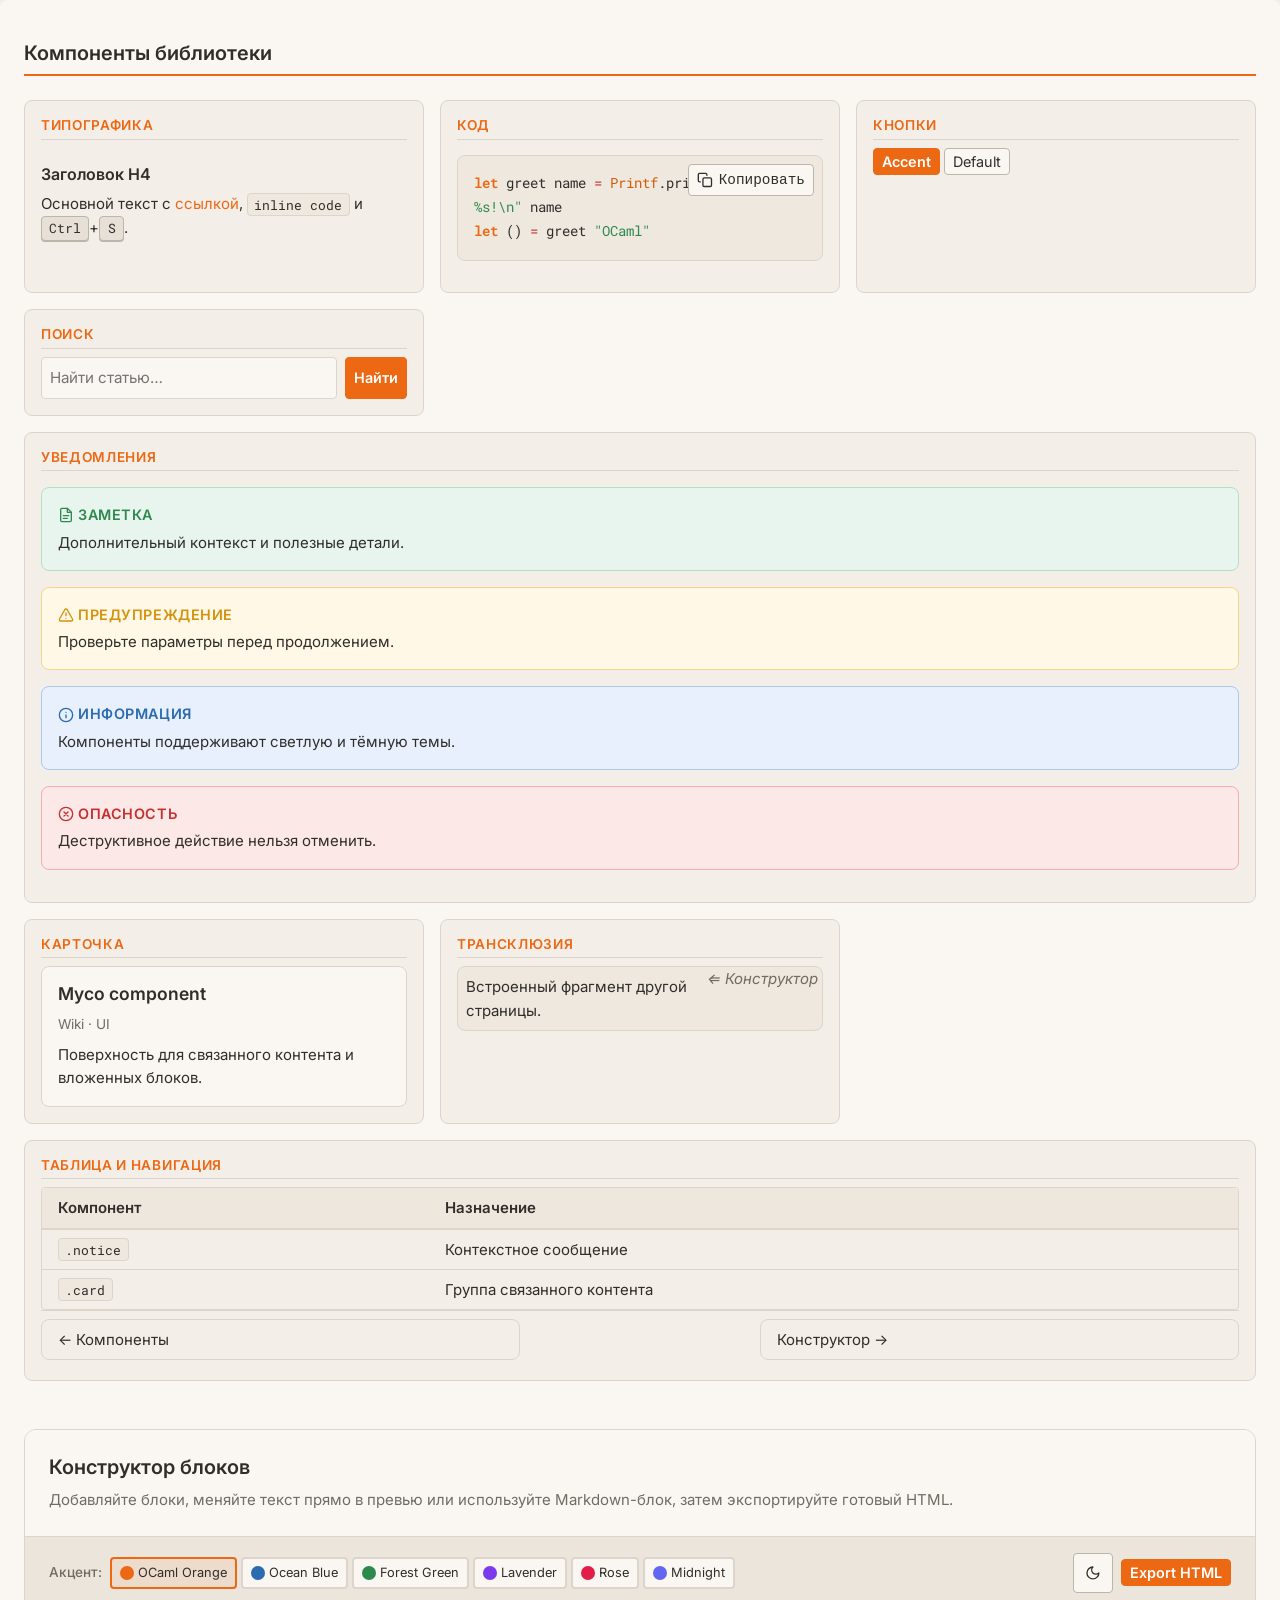
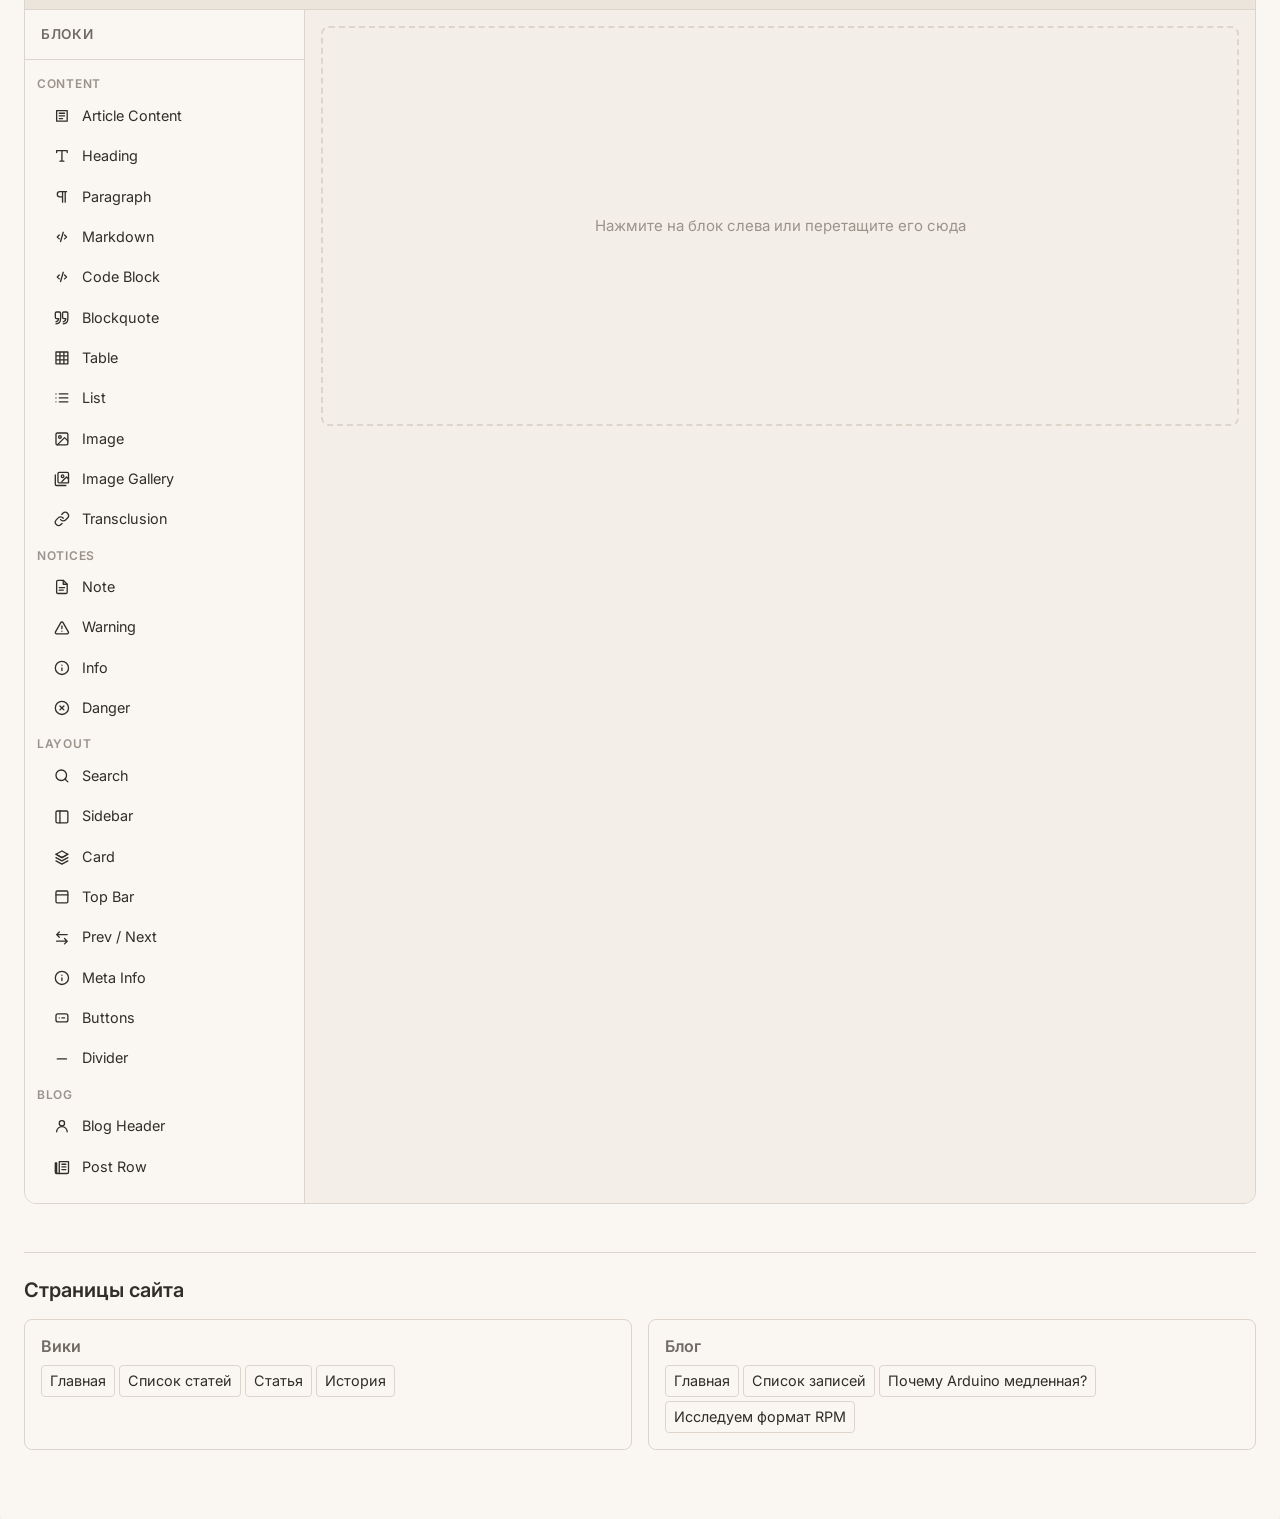
<file: index.html>
<!DOCTYPE html>
<html lang="ru">
<head>
  <meta charset="utf-8">
  <meta name="viewport" content="width=device-width, initial-scale=1">
  <title>MishaOcaml — Блоки и конструктор</title>
  <meta name="description" content="Список блоков и интерактивный конструктор">
  <link rel="stylesheet" href="css/myco.css">
</head>
<body class="constructor-page">

<main class="main-width">

  <section id="showcase" class="showcase">
    <h2 class="showcase__heading">Компоненты библиотеки</h2>

    <div class="showcase__grid">

      <div class="showcase__item">
        <h3 class="showcase__item-title">Типографика</h3>
        <h4>Заголовок H4</h4>
        <p>Основной текст с <a href="#">ссылкой</a>, <code>inline code</code> и <kbd>Ctrl</kbd>+<kbd>S</kbd>.</p>
      </div>

      <div class="showcase__item">
        <h3 class="showcase__item-title">Код</h3>
        <pre class="codeblock"><code class="language-ocaml">let greet name = Printf.printf "Hello, %s!\n" name
let () = greet "OCaml"</code></pre>
      </div>

      <div class="showcase__item">
        <h3 class="showcase__item-title">Кнопки</h3>
        <div class="btn-group">
          <a class="btn btn_accent" href="#">Accent</a>
          <a class="btn" href="#">Default</a>
        </div>
      </div>

      <div class="showcase__item">
        <h3 class="showcase__item-title">Поиск</h3>
        <form class="search-bar" role="search">
          <label class="visually-hidden" for="showcase-search">Найти статью</label>
          <input id="showcase-search" type="search" class="search-bar__input" placeholder="Найти статью…">
          <button type="submit" class="btn btn_accent">Найти</button>
        </form>
      </div>

      <div class="showcase__item showcase__item--full">
        <h3 class="showcase__item-title">Уведомления</h3>
        <div class="notice notice--note">
          <div class="notice__title">Заметка</div>
          <div class="notice__content">
            <p>Дополнительный контекст и полезные детали.</p>
          </div>
        </div>
        <div class="notice notice--warning">
          <div class="notice__title">Предупреждение</div>
          <div class="notice__content">
            <p>Проверьте параметры перед продолжением.</p>
          </div>
        </div>
        <div class="notice notice--info">
          <div class="notice__title">Информация</div>
          <div class="notice__content">
            <p>Компоненты поддерживают светлую и тёмную темы.</p>
          </div>
        </div>
        <div class="notice notice--danger">
          <div class="notice__title">Опасность</div>
          <div class="notice__content">
            <p>Деструктивное действие нельзя отменить.</p>
          </div>
        </div>
      </div>

      <div class="showcase__item">
        <h3 class="showcase__item-title">Карточка</h3>
        <div class="card">
          <h4 class="card__title">Myco component</h4>
          <div class="card__meta">Wiki · UI</div>
          <p class="card__description">Поверхность для связанного контента и вложенных блоков.</p>
        </div>
      </div>

      <div class="showcase__item">
        <h3 class="showcase__item-title">Трансклюзия</h3>
        <div class="transclusion transclusion_stand-out">
          <a class="transclusion__link" href="#constructor">Конструктор</a>
          <div class="transclusion__content">
            <p>Встроенный фрагмент другой страницы.</p>
          </div>
        </div>
      </div>

      <div class="showcase__item showcase__item--full">
        <h3 class="showcase__item-title">Таблица и навигация</h3>
        <div class="table-scroll">
          <table>
            <thead>
              <tr>
                <th>Компонент</th>
                <th>Назначение</th>
              </tr>
            </thead>
            <tbody>
              <tr>
                <td><code>.notice</code></td>
                <td>Контекстное сообщение</td>
              </tr>
              <tr>
                <td><code>.card</code></td>
                <td>Группа связанного контента</td>
              </tr>
            </tbody>
          </table>
        </div>
        <section class="prevnext" aria-label="Навигация по страницам">
          <a class="prevnext__el prevnext__prev" href="#showcase">← Компоненты</a>
          <a class="prevnext__el prevnext__next" href="#constructor">Конструктор →</a>
        </section>
      </div>

    </div>
  </section>

  <section id="constructor" class="constructor-app">
    <div class="constructor-app__header">
      <h2>Конструктор блоков</h2>
      <p class="text-muted">Добавляйте блоки, меняйте текст прямо в превью или используйте Markdown-блок, затем экспортируйте готовый HTML.</p>
    </div>

    <div class="constructor-app__controls">
      <div class="constructor-app__control-group">
        <span class="constructor-app__control-label">Акцент:</span>
        <div id="scheme-selector" class="scheme-selector"></div>
      </div>
      <div class="constructor-app__control-group">
        <button class="btn btn_icon" id="theme-toggle" type="button" aria-label="Переключить тему"><span data-icon="moon"></span></button>
        <button class="btn btn_accent" id="export-btn" type="button">Export HTML</button>
      </div>
    </div>

    <div class="constructor-app__body">
      <aside class="constructor-sidebar">
        <h3 class="constructor-sidebar__title">Блоки</h3>
        <div id="block-palette" class="block-palette"></div>
      </aside>

      <div class="constructor-main">
        <div id="block-canvas" class="constructor-canvas">
          <div id="canvas-empty" class="constructor-canvas__empty">
            <p>Нажмите на блок слева или перетащите его сюда</p>
          </div>
        </div>
      </div>
    </div>
  </section>

  <footer class="site-pages-list">
    <h2>Страницы сайта</h2>
    <div class="site-pages-list__groups">
      <section class="site-pages-list__group" aria-labelledby="wiki-pages">
        <h3 id="wiki-pages">Вики</h3>
        <ul>
          <li><a href="pages/wiki-home.html">Главная</a></li>
          <li><a href="pages/wiki-list.html">Список статей</a></li>
          <li><a href="pages/wiki-article.html">Статья</a></li>
          <li><a href="pages/wiki-history.html">История</a></li>
        </ul>
      </section>

      <section class="site-pages-list__group" aria-labelledby="blog-pages">
        <h3 id="blog-pages">Блог</h3>
        <ul>
          <li><a href="pages/blog-home.html">Главная</a></li>
          <li><a href="pages/blog-posts.html">Список записей</a></li>
          <li><a href="pages/blog-post.html">Почему Arduino медленная?</a></li>
          <li><a href="pages/blog-post-rpm.html">Исследуем формат RPM</a></li>
        </ul>
      </section>
    </div>
  </footer>
</main>

<script src="js/icons.js"></script>
<script src="js/highlight.js"></script>
<script src="js/constructor.js"></script>
</body>
</html>
</file>
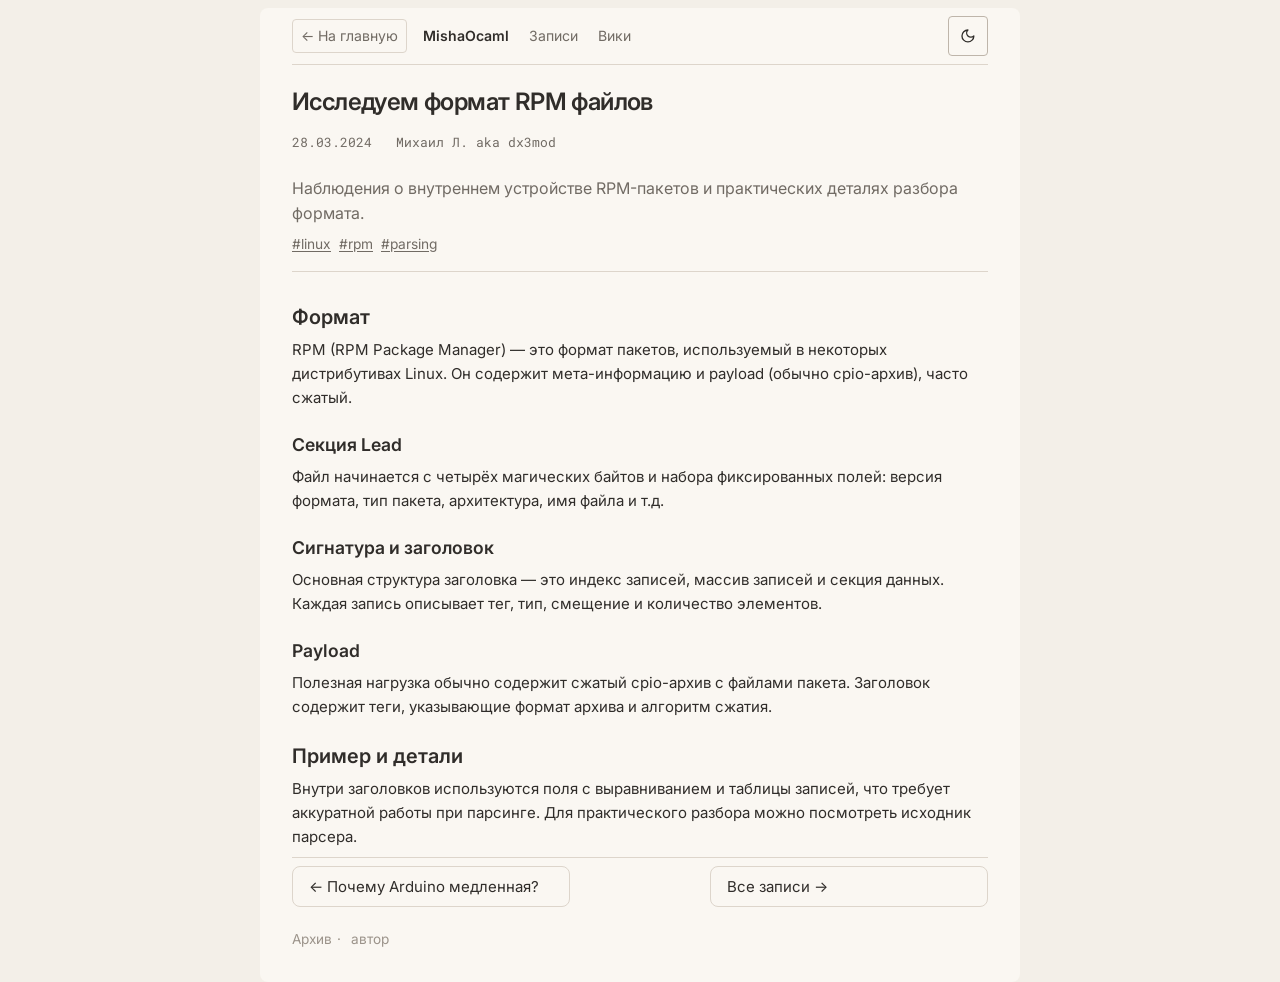
<file: pages/blog-post-rpm.html>
<!DOCTYPE html>
<html lang="ru">
<head>
  <meta charset="utf-8">
  <meta name="viewport" content="width=device-width, initial-scale=1">
  <title>MishaOcaml | Исследуем формат RPM файлов</title>
  <meta name="description" content="Исследуем формат RPM файлов">
  <link rel="stylesheet" href="../css/myco.css">
</head>
<body>
<main class="main-width wiki-blog">
  <nav class="blog-site-nav" aria-label="Навигация блога">
    <a class="blog-site-nav__back" href="../index.html">← На главную</a>
    <a class="blog-site-nav__brand" href="blog-home.html">MishaOcaml</a>
    <a href="blog-posts.html">Записи</a>
    <a href="../pages/wiki-list.html">Вики</a>
    <span class="blog-site-nav__spacer"></span>
    <button id="theme-toggle" class="btn btn_icon" type="button" aria-label="Переключить тему"><span data-icon="moon"></span></button>
  </nav>
  <header class="post-header">
    <h1>Исследуем формат RPM файлов</h1>
    <div class="post-meta">
      <time datetime="2024-03-28">28.03.2024</time>
      <span>Михаил Л. aka dx3mod</span>
    </div>
    <p class="post-description">Наблюдения о внутреннем устройстве RPM-пакетов и практических деталях разбора формата.</p>
    <div class="post-tags" aria-label="Теги записи">
      <a class="post-tag" href="blog-posts.html">#linux</a>
      <a class="post-tag" href="blog-posts.html">#rpm</a>
      <a class="post-tag" href="blog-posts.html">#parsing</a>
    </div>
  </header>

  <article class="article mycomarkup-doc">

    <h2>Формат</h2>
    <p>RPM (RPM Package Manager) — это формат пакетов, используемый в некоторых дистрибутивах Linux. Он содержит мета-информацию и payload (обычно cpio-архив), часто сжатый.</p>

    <h3>Секция Lead</h3>
    <p>Файл начинается с четырёх магических байтов и набора фиксированных полей: версия формата, тип пакета, архитектура, имя файла и т.д.</p>

    <h3>Сигнатура и заголовок</h3>
    <p>Основная структура заголовка — это индекс записей, массив записей и секция данных. Каждая запись описывает тег, тип, смещение и количество элементов.</p>

    <h3>Payload</h3>
    <p>Полезная нагрузка обычно содержит сжатый cpio-архив с файлами пакета. Заголовок содержит теги, указывающие формат архива и алгоритм сжатия.</p>

    <h2>Пример и детали</h2>
    <p>Внутри заголовков используются поля с выравниванием и таблицы записей, что требует аккуратной работы при парсинге. Для практического разбора можно посмотреть исходник парсера.</p>

  </article>

  <section class="prevnext">
    <a class="prevnext__el prevnext__prev" href="blog-post.html" rel="prev">← Почему Arduino медленная?</a>
    <a class="prevnext__el prevnext__next" href="blog-posts.html" rel="next">Все записи →</a>
  </section>

  <nav class="hypha-info" aria-label="Метаданные записи">
    <ul class="hypha-info__list">
      <li class="hypha-info__entry">
        <a class="hypha-info__link" href="blog-posts.html">Архив</a>
      </li>
      <li class="hypha-info__entry">
        <a class="hypha-info__link" href="https://github.com/dx3mod">Автор</a>
      </li>
    </ul>
  </nav>
</main>
<script src="../js/icons.js"></script>
<script src="../js/highlight.js"></script>
<script src="../js/theme.js"></script>
</body>
</html>
</file>
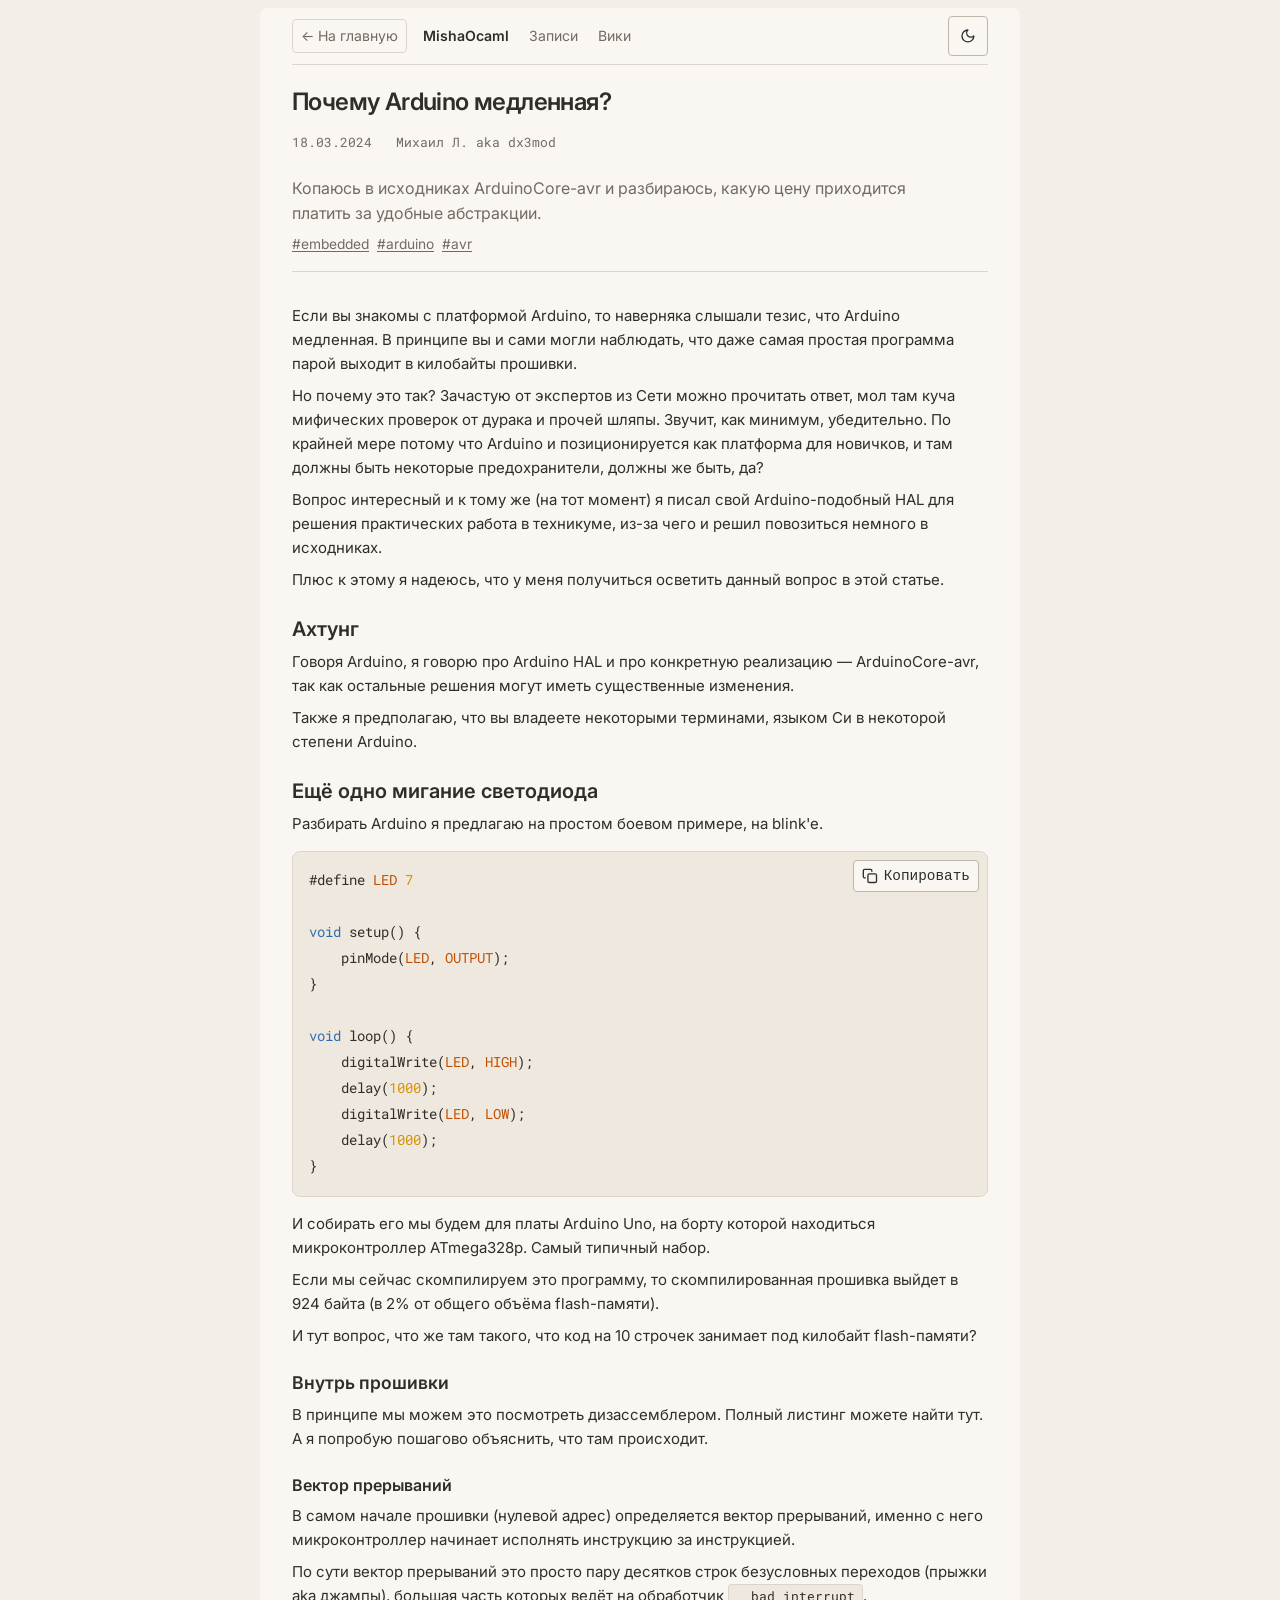
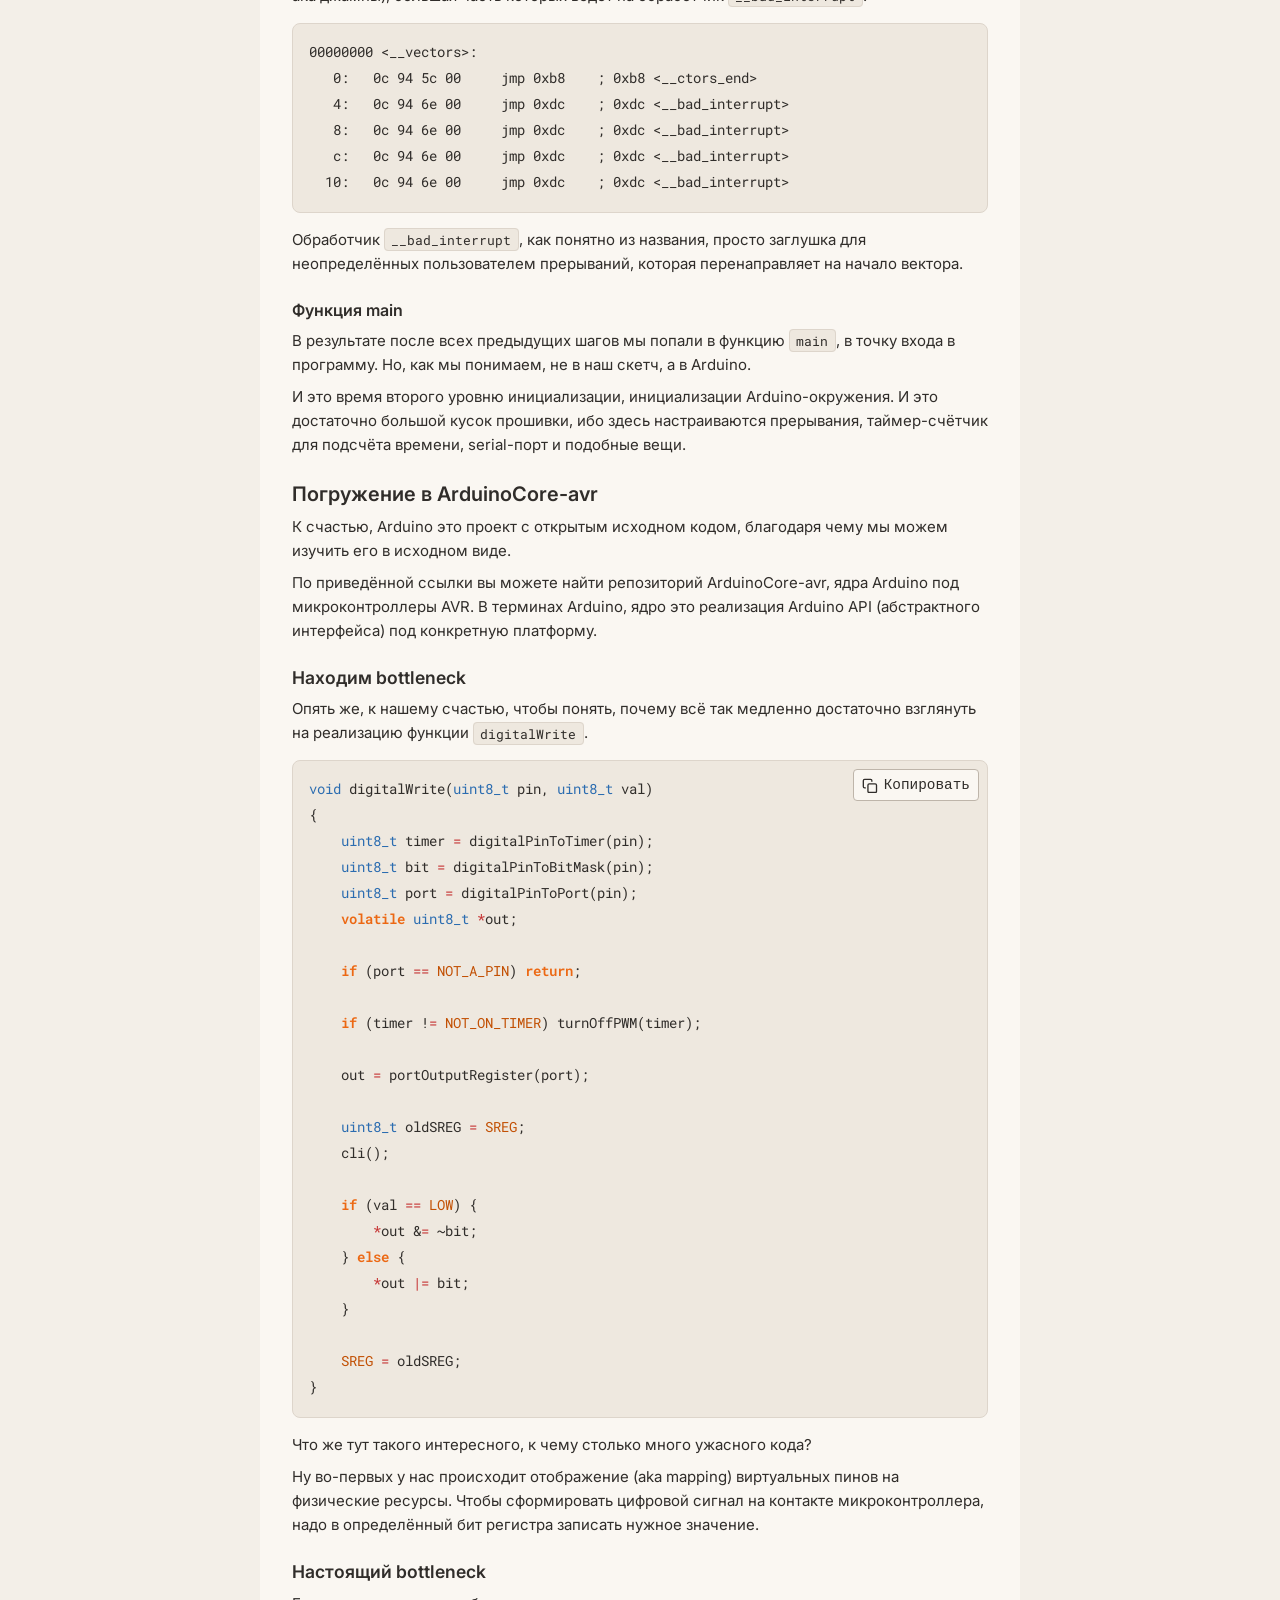
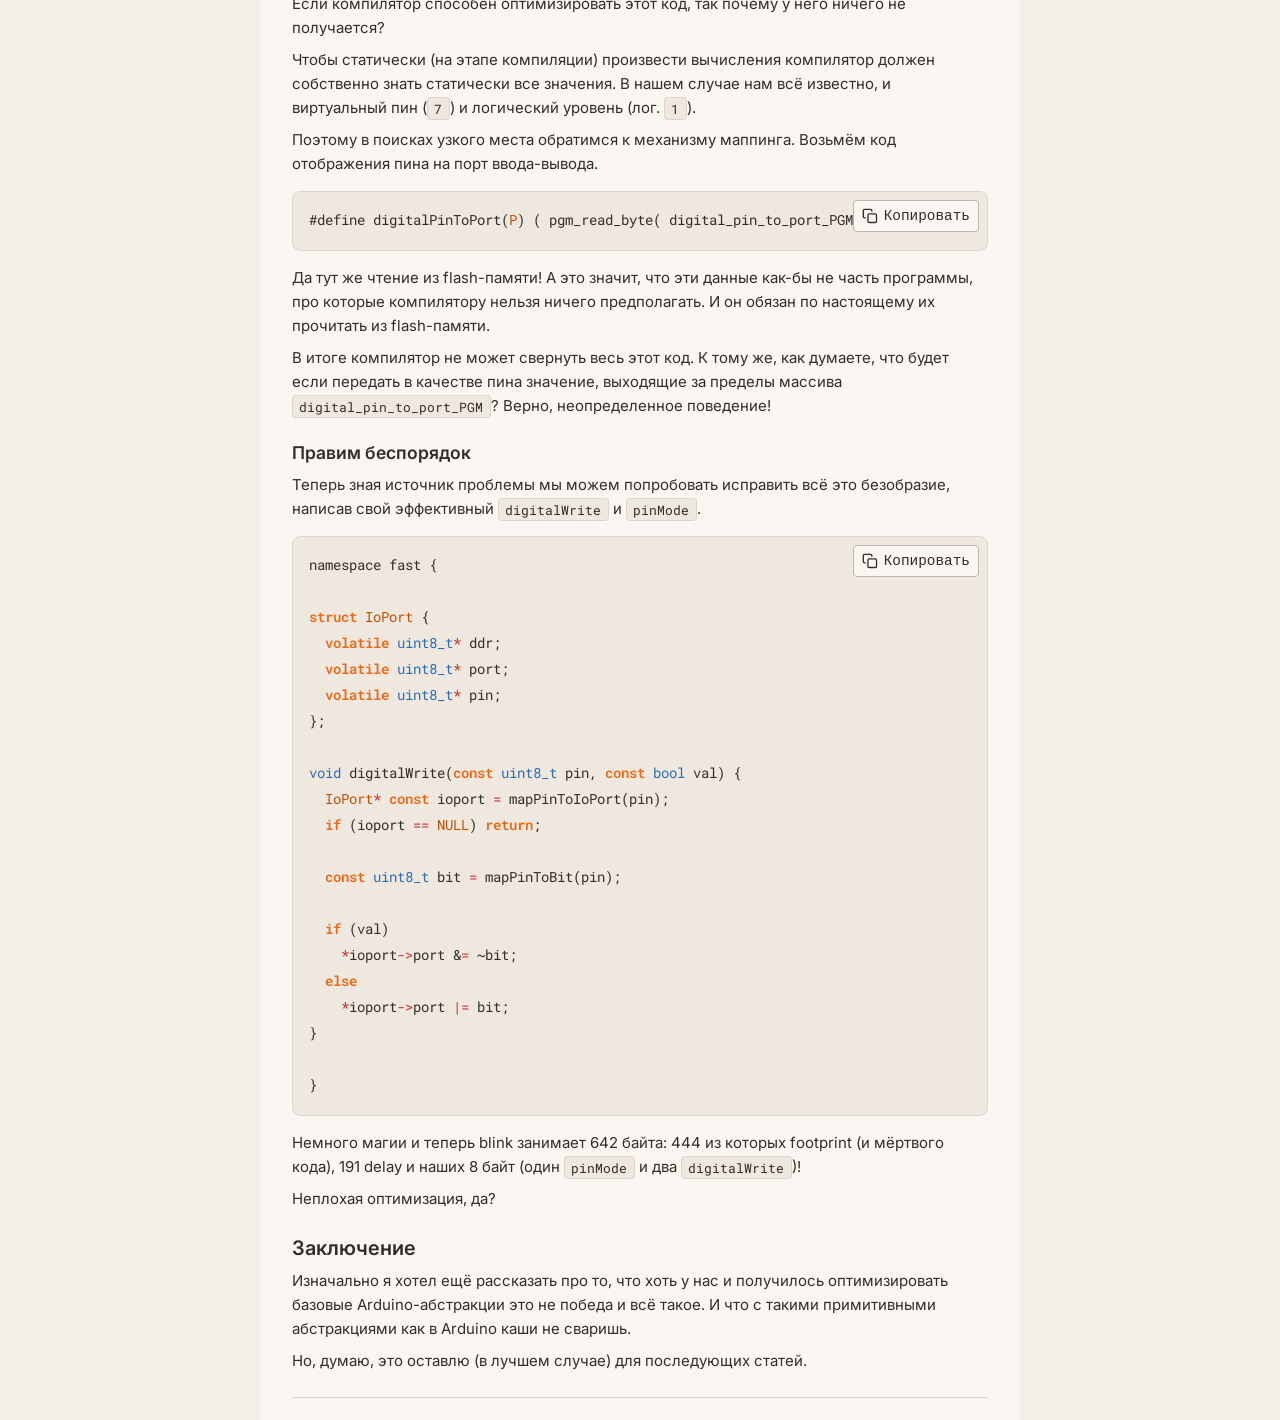
<file: pages/blog-post.html>
<!DOCTYPE html>
<html lang="ru">
<head>
  <meta charset="utf-8">
  <meta name="viewport" content="width=device-width, initial-scale=1">
  <title>MishaOcaml | Почему Arduino медленная?</title>
  <meta name="description" content="Почему Arduino медленная?">
  <link rel="stylesheet" href="../css/myco.css">
</head>
<body>
<main class="main-width wiki-blog">
  <nav class="blog-site-nav" aria-label="Навигация блога">
    <a class="blog-site-nav__back" href="../index.html">← На главную</a>
    <a class="blog-site-nav__brand" href="blog-home.html">MishaOcaml</a>
    <a href="blog-posts.html">Записи</a>
    <a href="../pages/wiki-list.html">Вики</a>
    <span class="blog-site-nav__spacer"></span>
    <button id="theme-toggle" class="btn btn_icon" type="button" aria-label="Переключить тему"><span data-icon="moon"></span></button>
  </nav>
  <header class="post-header">
    <h1>Почему Arduino медленная?</h1>
    <div class="post-meta">
      <time datetime="2024-03-18">18.03.2024</time>
      <span>Михаил Л. aka dx3mod</span>
    </div>
    <p class="post-description">Копаюсь в исходниках ArduinoCore-avr и разбираюсь, какую цену приходится платить за удобные абстракции.</p>
    <div class="post-tags" aria-label="Теги записи">
      <a class="post-tag" href="blog-posts.html">#embedded</a>
      <a class="post-tag" href="blog-posts.html">#arduino</a>
      <a class="post-tag" href="blog-posts.html">#avr</a>
    </div>
  </header>

  <article class="article mycomarkup-doc">

    <p>Если вы знакомы с платформой Arduino, то наверняка слышали тезис, что Arduino медленная. В принципе вы и сами могли наблюдать, что даже самая простая программа парой выходит в килобайты прошивки.</p>

    <p>Но почему это так? Зачастую от экспертов из Сети можно прочитать ответ, мол там куча мифических проверок от дурака и прочей шляпы. Звучит, как минимум, убедительно. По крайней мере потому что Arduino и позиционируется как платформа для новичков, и там должны быть некоторые предохранители, должны же быть, да?</p>

    <p>Вопрос интересный и к тому же (на тот момент) я писал свой Arduino-подобный HAL для решения практических работа в техникуме, из-за чего и решил повозиться немного в исходниках.</p>

    <p>Плюс к этому я надеюсь, что у меня получиться осветить данный вопрос в этой статье.</p>

    <h2 id="akhtung">Ахтунг <a class="heading__link" href="#akhtung"></a></h2>

    <p>Говоря Arduino, я говорю про Arduino HAL и про конкретную реализацию — ArduinoCore-avr, так как остальные решения могут иметь существенные изменения.</p>

    <p>Также я предполагаю, что вы владеете некоторыми терминами, языком Cи в некоторой степени Arduino.</p>

    <h2 id="blink">Ещё одно мигание светодиода <a class="heading__link" href="#blink"></a></h2>

    <p>Разбирать Arduino я предлагаю на простом боевом примере, на blink'е.</p>

    <pre class="codeblock"><code class="language-c">#define LED 7

void setup() {
    pinMode(LED, OUTPUT);
}

void loop() {
    digitalWrite(LED, HIGH);
    delay(1000);
    digitalWrite(LED, LOW);
    delay(1000);
}</code></pre>

    <p>И собирать его мы будем для платы Arduino Uno, на борту которой находиться микроконтроллер ATmega328p. Самый типичный набор.</p>

    <p>Если мы сейчас скомпилируем это программу, то скомпилированная прошивка выйдет в 924 байта (в 2% от общего объёма flash-памяти).</p>

    <p>И тут вопрос, что же там такого, что код на 10 строчек занимает под килобайт flash-памяти?</p>

    <h3 id="firmware">Внутрь прошивки <a class="heading__link" href="#firmware"></a></h3>

    <p>В принципе мы можем это посмотреть дизассемблером. Полный листинг можете найти тут. А я попробую пошагово объяснить, что там происходит.</p>

    <h4 id="vectors">Вектор прерываний <a class="heading__link" href="#vectors"></a></h4>

    <p>В самом начале прошивки (нулевой адрес) определяется вектор прерываний, именно с него микроконтроллер начинает исполнять инструкцию за инструкцией.</p>

    <p>По сути вектор прерываний это просто пару десятков строк безусловных переходов (прыжки aka джампы), большая часть которых ведёт на обработчик <code>__bad_interrupt</code>.</p>

    <pre class="codeblock"><code>00000000 &lt;__vectors&gt;:
   0:	0c 94 5c 00 	jmp	0xb8	; 0xb8 &lt;__ctors_end&gt;
   4:	0c 94 6e 00 	jmp	0xdc	; 0xdc &lt;__bad_interrupt&gt;
   8:	0c 94 6e 00 	jmp	0xdc	; 0xdc &lt;__bad_interrupt&gt;
   c:	0c 94 6e 00 	jmp	0xdc	; 0xdc &lt;__bad_interrupt&gt;
  10:	0c 94 6e 00 	jmp	0xdc	; 0xdc &lt;__bad_interrupt&gt;</code></pre>

    <p>Обработчик <code>__bad_interrupt</code>, как понятно из названия, просто заглушка для неопределённых пользователем прерываний, которая перенаправляет на начало вектора.</p>

    <h4 id="main">Функция main <a class="heading__link" href="#main"></a></h4>

    <p>В результате после всех предыдущих шагов мы попали в функцию <code>main</code>, в точку входа в программу. Но, как мы понимаем, не в наш скетч, а в Arduino.</p>

    <p>И это время второго уровню инициализации, инициализации Arduino-окружения. И это достаточно большой кусок прошивки, ибо здесь настраиваются прерывания, таймер-счётчик для подсчёта времени, serial-порт и подобные вещи.</p>

    <h2 id="core">Погружение в ArduinoCore-avr <a class="heading__link" href="#core"></a></h2>

    <p>К счастью, Arduino это проект с открытым исходном кодом, благодаря чему мы можем изучить его в исходном виде.</p>

    <p>По приведённой ссылки вы можете найти репозиторий ArduinoCore-avr, ядра Arduino под микроконтроллеры AVR. В терминах Arduino, ядро это реализация Arduino API (абстрактного интерфейса) под конкретную платформу.</p>

    <h3 id="bottleneck">Находим bottleneck <a class="heading__link" href="#bottleneck"></a></h3>

    <p>Опять же, к нашему счастью, чтобы понять, почему всё так медленно достаточно взглянуть на реализацию функции <code>digitalWrite</code>.</p>

    <pre class="codeblock"><code class="language-c">void digitalWrite(uint8_t pin, uint8_t val)
{
	uint8_t timer = digitalPinToTimer(pin);
	uint8_t bit = digitalPinToBitMask(pin);
	uint8_t port = digitalPinToPort(pin);
	volatile uint8_t *out;

	if (port == NOT_A_PIN) return;

	if (timer != NOT_ON_TIMER) turnOffPWM(timer);

	out = portOutputRegister(port);

	uint8_t oldSREG = SREG;
	cli();

	if (val == LOW) {
		*out &= ~bit;
	} else {
		*out |= bit;
	}

	SREG = oldSREG;
}</code></pre>

    <p>Что же тут такого интересного, к чему столько много ужасного кода?</p>

    <p>Ну во-первых у нас происходит отображение (aka mapping) виртуальных пинов на физические ресурсы. Чтобы сформировать цифровой сигнал на контакте микроконтроллера, надо в определённый бит регистра записать нужное значение.</p>

    <h3 id="real-bottleneck">Настоящий bottleneck <a class="heading__link" href="#real-bottleneck"></a></h3>

    <p>Если компилятор способен оптимизировать этот код, так почему у него ничего не получается?</p>

    <p>Чтобы статически (на этапе компиляции) произвести вычисления компилятор должен собственно знать статически все значения. В нашем случае нам всё известно, и виртуальный пин (<code>7</code>) и логический уровень (лог. <code>1</code>).</p>

    <p>Поэтому в поисках узкого места обратимся к механизму маппинга. Возьмём код отображения пина на порт ввода-вывода.</p>

    <pre class="codeblock"><code class="language-c">#define digitalPinToPort(P) ( pgm_read_byte( digital_pin_to_port_PGM + (P) ) )</code></pre>

    <p>Да тут же чтение из flash-памяти! А это значит, что эти данные как-бы не часть программы, про которые компилятору нельзя ничего предполагать. И он обязан по настоящему их прочитать из flash-памяти.</p>

    <p>В итоге компилятор не может свернуть весь этот код. К тому же, как думаете, что будет если передать в качестве пина значение, выходящие за пределы массива <code>digital_pin_to_port_PGM</code>? Верно, неопределенное поведение!</p>

    <h3 id="fix">Правим беспорядок <a class="heading__link" href="#fix"></a></h3>

    <p>Теперь зная источник проблемы мы можем попробовать исправить всё это безобразие, написав свой эффективный <code>digitalWrite</code> и <code>pinMode</code>.</p>

    <pre class="codeblock"><code class="language-c">namespace fast {

struct IoPort {
  volatile uint8_t* ddr;
  volatile uint8_t* port;
  volatile uint8_t* pin;
};

void digitalWrite(const uint8_t pin, const bool val) {
  IoPort* const ioport = mapPinToIoPort(pin);
  if (ioport == NULL) return;

  const uint8_t bit = mapPinToBit(pin);

  if (val)
    *ioport->port &= ~bit;
  else
    *ioport->port |= bit;
}

}</code></pre>

    <p>Немного магии и теперь blink занимает 642 байта: 444 из которых footprint (и мёртвого кода), 191 delay и наших 8 байт (один <code>pinMode</code> и два <code>digitalWrite</code>)!</p>

    <p>Неплохая оптимизация, да?</p>

    <h2 id="conclusion">Заключение <a class="heading__link" href="#conclusion"></a></h2>

    <p>Изначально я хотел ещё рассказать про то, что хоть у нас и получилось оптимизировать базовые Arduino-абстракции это не победа и всё такое. И что с такими примитивными абстракциями как в Arduino каши не сваришь.</p>

    <p>Но, думаю, это оставлю (в лучшем случае) для последующих статей.</p>
  </article>

  <hr>

  <section class="prevnext">
    <a class="prevnext__el prevnext__prev" href="blog-posts.html" rel="prev">← Все записи</a>
    <a class="prevnext__el prevnext__next" href="blog-post-rpm.html" rel="next">Исследуем формат RPM файлов</a>
  </section>

  <nav class="hypha-info" aria-label="Метаданные записи">
    <ul class="hypha-info__list">
      <li class="hypha-info__entry">
        <a class="hypha-info__link" href="blog-posts.html">Архив</a>
      </li>
      <li class="hypha-info__entry">
        <a class="hypha-info__link" href="https://github.com/dx3mod">Автор</a>
      </li>
    </ul>
  </nav>
</main>
<script src="../js/icons.js"></script>
<script src="../js/highlight.js"></script>
<script src="../js/theme.js"></script>
</body>
</html>
</file>
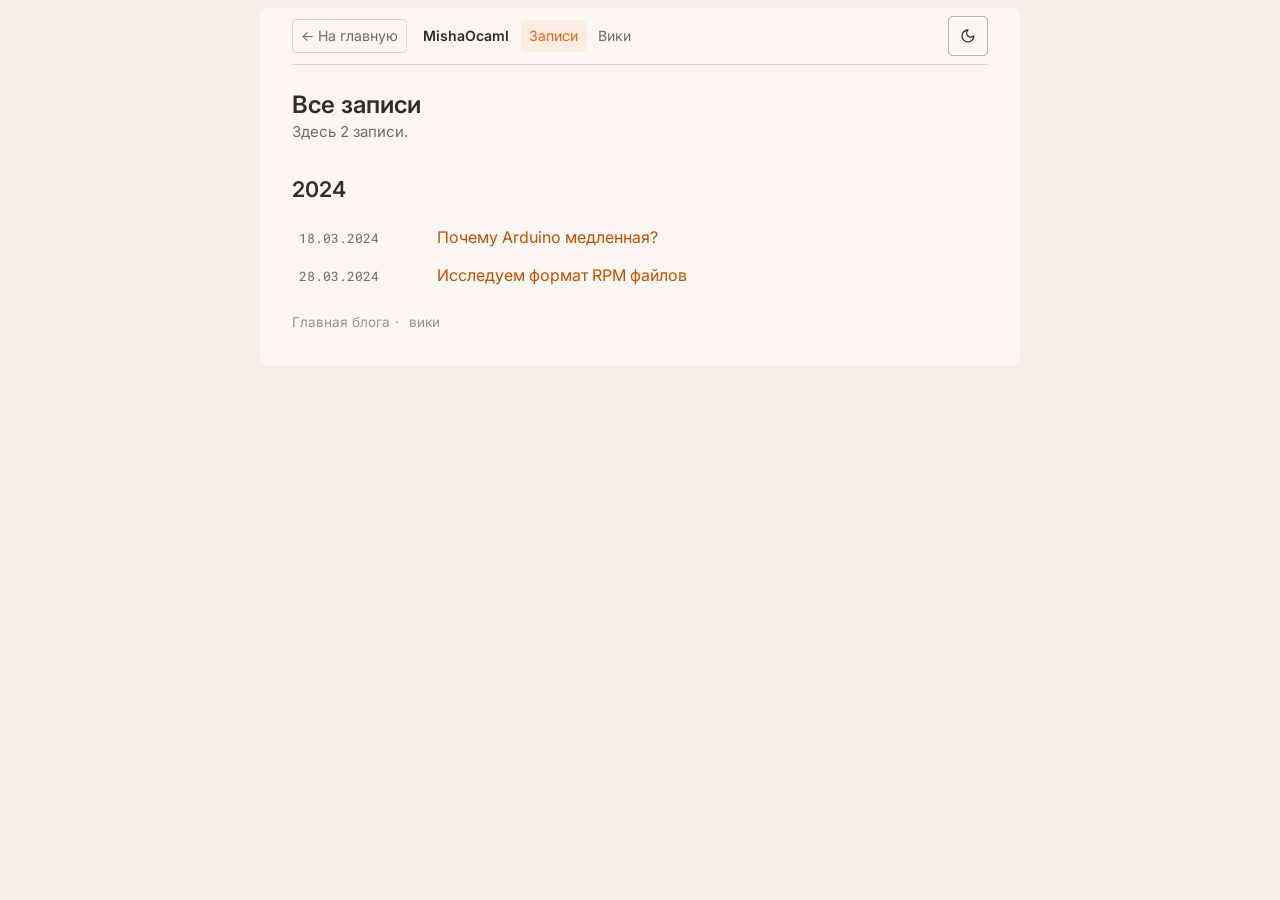
<file: pages/blog-posts.html>
<!DOCTYPE html>
<html lang="ru">
<head>
  <meta charset="utf-8">
  <meta name="viewport" content="width=device-width, initial-scale=1">
  <title>dx3mod | Posts</title>
  <meta name="description" content="Все записи блога dx3mod">
  <link rel="stylesheet" href="../css/myco.css">
</head>
<body>
<main class="main-width wiki-blog">
  <nav class="blog-site-nav" aria-label="Навигация блога">
    <a class="blog-site-nav__back" href="../index.html">← На главную</a>
    <a class="blog-site-nav__brand" href="blog-home.html">MishaOcaml</a>
    <a aria-current="page" href="blog-posts.html">Записи</a>
    <a href="../pages/wiki-list.html">Вики</a>
    <span class="blog-site-nav__spacer"></span>
    <button id="theme-toggle" class="btn btn_icon" type="button" aria-label="Переключить тему"><span data-icon="moon"></span></button>
  </nav>
  <h1>Все записи</h1>
  <p class="blog-intro">Здесь 2 записи.</p>

  <section id="posts-list">
    <h2 class="blog-year" id="posts-2024">2024</h2>
    <div class="post-list">
      <a class="post-row" href="blog-post.html">
        <time class="post-row__date" datetime="2024-03-18">18.03.2024</time>
        <span class="post-row__title">Почему Arduino медленная?</span>
      </a>
      <a class="post-row" href="blog-post-rpm.html">
        <time class="post-row__date" datetime="2024-03-28">28.03.2024</time>
        <span class="post-row__title">Исследуем формат RPM файлов</span>
      </a>
    </div>
  </section>

  <nav class="hypha-info" aria-label="Разделы блога">
    <ul class="hypha-info__list">
      <li class="hypha-info__entry">
        <a class="hypha-info__link" href="blog-home.html">Главная блога</a>
      </li>
      <li class="hypha-info__entry">
        <a class="hypha-info__link" href="../pages/wiki-list.html">Вики</a>
      </li>
    </ul>
  </nav>
</main>
<script src="../js/icons.js"></script>
<script src="../js/highlight.js"></script>
<script src="../js/theme.js"></script>
</body>
</html>
</file>
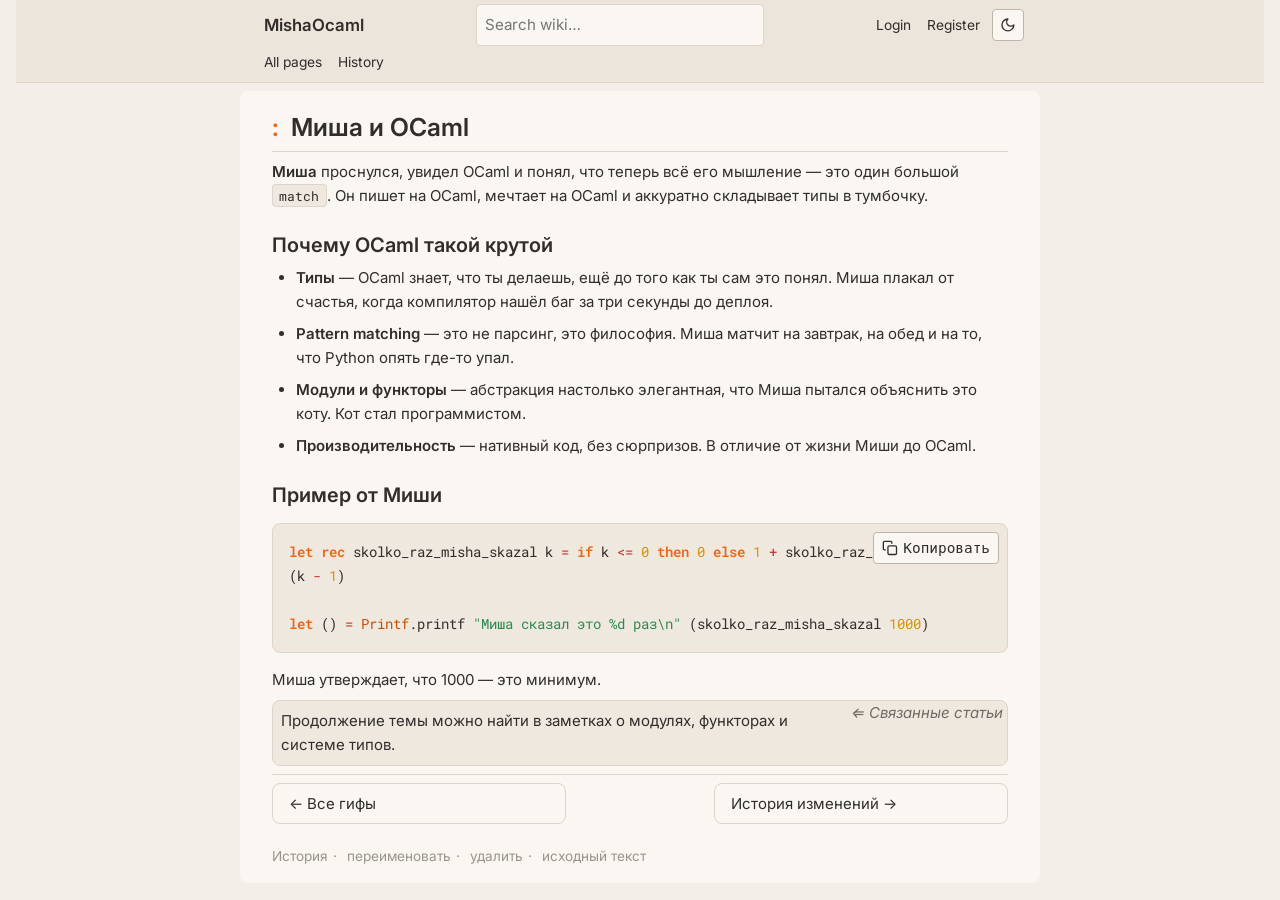
<file: pages/wiki-article.html>
<!DOCTYPE html>
<html lang="ru">
<head>
  <meta charset="utf-8">
  <meta name="viewport" content="width=device-width, initial-scale=1">
  <title>MishaOcaml — Миша и OCaml</title>
  <meta name="description" content="Вики-статья про Мишу и OCaml">
  <link rel="stylesheet" href="../css/myco.css">
</head>
<body>
<header>
  <nav class="main-width top-bar">
    <ul class="top-bar__wrapper">
      <li class="top-bar__section top-bar__section_home">
        <div class="top-bar__home-link-wrapper">
          <a class="top-bar__home-link" href="../index.html">MishaOcaml</a>
        </div>
      </li>
      <li class="top-bar__section top-bar__section_search">
        <form class="top-bar__search" action="wiki-list.html">
          <input type="search" class="top-bar__search-bar" name="q" placeholder="Search wiki…" aria-label="Search wiki">
        </form>
      </li>
      <li class="top-bar__section top-bar__section_highlights">
        <ul class="top-bar__highlights">
          <li class="top-bar__highlight"><a class="top-bar__highlight-link" href="wiki-list.html">All pages</a></li>
          <li class="top-bar__highlight"><a class="top-bar__highlight-link" href="wiki-history.html">History</a></li>
        </ul>
      </li>
      <li class="top-bar__section top-bar__section_auth">
        <ul class="auth-links">
          <li class="auth-links__box"><a class="auth-links__link" href="#">Login</a></li>
          <li class="auth-links__box"><a class="auth-links__link" href="#">Register</a></li>
        </ul>
      </li>
      <li class="top-bar__section top-bar__section_theme">
        <button id="theme-toggle" class="btn btn_icon" type="button" aria-label="Переключить тему">
          <span data-icon="moon"></span>
        </button>
      </li>
    </ul>
  </nav>
</header>
<main class="main-width">
  <section id="hypha">
    <h1 class="navi-title">
      <a href="#"><span aria-hidden="true" class="navi-title__colon">:</span></a>
      <a href="#" rel="bookmark">Миша и OCaml</a>
    </h1>

    <article class="article mycomarkup-doc">
      <p>
        <strong>Миша</strong> проснулся, увидел OCaml и понял, что теперь всё его мышление — это один большой <code>match</code>. Он пишет на OCaml, мечтает на OCaml и аккуратно складывает типы в тумбочку.
      </p>

      <h2 id="Pochemu_OCaml_krutoy">
        Почему OCaml такой крутой
        <a class="heading__link" href="#Pochemu_OCaml_krutoy"></a>
      </h2>

      <ul>
        <li class="item_unordered">
          <p><strong>Типы</strong> — OCaml знает, что ты делаешь, ещё до того как ты сам это понял. Миша плакал от счастья, когда компилятор нашёл баг за три секунды до деплоя.</p>
        </li>
        <li class="item_unordered">
          <p><strong>Pattern matching</strong> — это не парсинг, это философия. Миша матчит на завтрак, на обед и на то, что Python опять где-то упал.</p>
        </li>
        <li class="item_unordered">
          <p><strong>Модули и функторы</strong> — абстракция настолько элегантная, что Миша пытался объяснить это коту. Кот стал программистом.</p>
        </li>
        <li class="item_unordered">
          <p><strong>Производительность</strong> — нативный код, без сюрпризов. В отличие от жизни Миши до OCaml.</p>
        </li>
      </ul>

      <h2 id="Primer_ot_Mishi">
        Пример от Миши
        <a class="heading__link" href="#Primer_ot_Mishi"></a>
      </h2>

      <pre class="codeblock"><code class="language-ocaml">let rec skolko_raz_misha_skazal k = if k <= 0 then 0 else 1 + skolko_raz_misha_skazal (k - 1)

let () = Printf.printf "Миша сказал это %d раз\n" (skolko_raz_misha_skazal 1000)</code></pre>

      <p>Миша утверждает, что 1000 — это минимум.</p>

      <div class="transclusion transclusion_stand-out">
        <a class="transclusion__link" href="wiki-list.html">Связанные статьи</a>
        <div class="transclusion__content">
          <p>Продолжение темы можно найти в заметках о модулях, функторах и системе типов.</p>
        </div>
      </div>
    </article>
  </section>

  <section class="prevnext">
    <a class="prevnext__el prevnext__prev" href="wiki-list.html" rel="prev">← Все гифы</a>
    <a class="prevnext__el prevnext__next" href="wiki-history.html" rel="next">История изменений →</a>
  </section>

  <nav class="hypha-info" aria-label="Действия со статьёй">
    <ul class="hypha-info__list">
      <li class="hypha-info__entry"><a class="hypha-info__link" href="wiki-history.html">История</a></li>
      <li class="hypha-info__entry"><a class="hypha-info__link" href="#">Переименовать</a></li>
      <li class="hypha-info__entry"><a class="hypha-info__link" href="#">Удалить</a></li>
      <li class="hypha-info__entry"><a class="hypha-info__link" href="#">Исходный текст</a></li>
    </ul>
  </nav>

</main>
<script src="../js/icons.js"></script>
<script src="../js/highlight.js"></script>
<script src="../js/theme.js"></script>
</body>
</html>
</file>
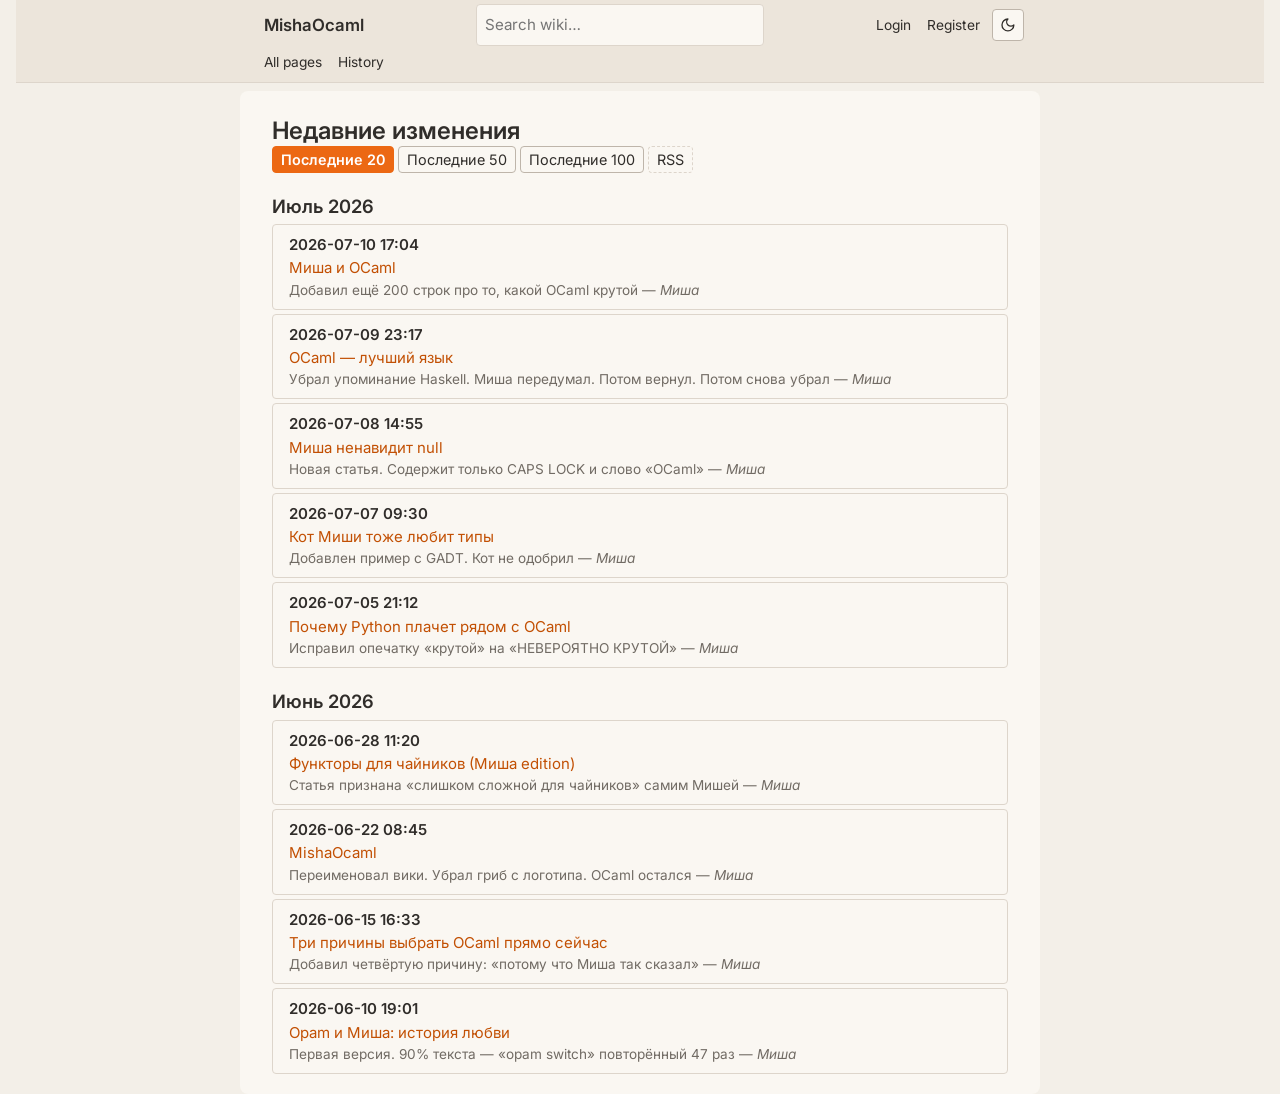
<file: pages/wiki-history.html>
<!DOCTYPE html>
<html lang="ru">
<head>
  <meta charset="utf-8">
  <meta name="viewport" content="width=device-width, initial-scale=1">
  <title>Недавние изменения — MishaOcaml</title>
  <meta name="description" content="История изменений вики MishaOcaml">
  <link rel="stylesheet" href="../css/myco.css">
</head>
<body>
<header>
  <nav class="main-width top-bar">
    <ul class="top-bar__wrapper">
      <li class="top-bar__section top-bar__section_home">
        <div class="top-bar__home-link-wrapper">
          <a class="top-bar__home-link" href="../index.html">MishaOcaml</a>
        </div>
      </li>
      <li class="top-bar__section top-bar__section_search">
        <form class="top-bar__search" action="wiki-list.html">
          <input type="search" class="top-bar__search-bar" name="q" placeholder="Search wiki…" aria-label="Search wiki">
        </form>
      </li>
      <li class="top-bar__section top-bar__section_highlights">
        <ul class="top-bar__highlights">
          <li class="top-bar__highlight"><a class="top-bar__highlight-link" href="wiki-list.html">All pages</a></li>
          <li class="top-bar__highlight"><a class="top-bar__highlight-link" href="wiki-history.html">History</a></li>
        </ul>
      </li>
      <li class="top-bar__section top-bar__section_auth">
        <ul class="auth-links">
          <li class="auth-links__box"><a class="auth-links__link" href="#">Login</a></li>
          <li class="auth-links__box"><a class="auth-links__link" href="#">Register</a></li>
        </ul>
      </li>
      <li class="top-bar__section top-bar__section_theme">
        <button id="theme-toggle" class="btn btn_icon" type="button" aria-label="Переключить тему">
          <span data-icon="moon"></span>
        </button>
      </li>
    </ul>
  </nav>
</header>

<main class="main-width">
  <h1>Недавние изменения</h1>

  <div class="btn-group history-toolbar">
    <a class="btn btn_accent" href="#">Последние 20</a>
    <a class="btn" href="#">Последние 50</a>
    <a class="btn" href="#">Последние 100</a>
    <a class="btn btn_weak" href="#">RSS</a>
  </div>

  <h2 class="recent-changes__heading" id="2026-07">
    <a class="history__month-anchor" href="#2026-07">Июль 2026</a>
  </h2>

  <div class="recent-changes__entry">
    <div class="recent-changes__entry__time">2026-07-10 17:04</div>
    <div><a href="wiki-article.html">Миша и OCaml</a></div>
    <div class="history-entry__message">Добавил ещё 200 строк про то, какой OCaml крутой — <span class="history-entry__author">Миша</span></div>
  </div>

  <div class="recent-changes__entry">
    <div class="recent-changes__entry__time">2026-07-09 23:17</div>
    <div><a href="wiki-article.html">OCaml — лучший язык</a></div>
    <div class="history-entry__message">Убрал упоминание Haskell. Миша передумал. Потом вернул. Потом снова убрал — <span class="history-entry__author">Миша</span></div>
  </div>

  <div class="recent-changes__entry">
    <div class="recent-changes__entry__time">2026-07-08 14:55</div>
    <div><a href="wiki-article.html">Миша ненавидит null</a></div>
    <div class="history-entry__message">Новая статья. Содержит только CAPS LOCK и слово «OCaml» — <span class="history-entry__author">Миша</span></div>
  </div>

  <div class="recent-changes__entry">
    <div class="recent-changes__entry__time">2026-07-07 09:30</div>
    <div><a href="wiki-article.html">Кот Миши тоже любит типы</a></div>
    <div class="history-entry__message">Добавлен пример с GADT. Кот не одобрил — <span class="history-entry__author">Миша</span></div>
  </div>

  <div class="recent-changes__entry">
    <div class="recent-changes__entry__time">2026-07-05 21:12</div>
    <div><a href="wiki-article.html">Почему Python плачет рядом с OCaml</a></div>
    <div class="history-entry__message">Исправил опечатку «крутой» на «НЕВЕРОЯТНО КРУТОЙ» — <span class="history-entry__author">Миша</span></div>
  </div>

  <h2 class="recent-changes__heading" id="2026-06">
    <a class="history__month-anchor" href="#2026-06">Июнь 2026</a>
  </h2>

  <div class="recent-changes__entry">
    <div class="recent-changes__entry__time">2026-06-28 11:20</div>
    <div><a href="wiki-article.html">Функторы для чайников (Миша edition)</a></div>
    <div class="history-entry__message">Статья признана «слишком сложной для чайников» самим Мишей — <span class="history-entry__author">Миша</span></div>
  </div>

  <div class="recent-changes__entry">
    <div class="recent-changes__entry__time">2026-06-22 08:45</div>
    <div><a href="wiki-article.html">MishaOcaml</a></div>
    <div class="history-entry__message">Переименовал вики. Убрал гриб с логотипа. OCaml остался — <span class="history-entry__author">Миша</span></div>
  </div>

  <div class="recent-changes__entry">
    <div class="recent-changes__entry__time">2026-06-15 16:33</div>
    <div><a href="wiki-article.html">Три причины выбрать OCaml прямо сейчас</a></div>
    <div class="history-entry__message">Добавил четвёртую причину: «потому что Миша так сказал» — <span class="history-entry__author">Миша</span></div>
  </div>

  <div class="recent-changes__entry">
    <div class="recent-changes__entry__time">2026-06-10 19:01</div>
    <div><a href="wiki-article.html">Opam и Миша: история любви</a></div>
    <div class="history-entry__message">Первая версия. 90% текста — «opam switch» повторённый 47 раз — <span class="history-entry__author">Миша</span></div>
  </div>
</main>
<script src="../js/icons.js"></script>
<script src="../js/highlight.js"></script>
<script src="../js/theme.js"></script>
</body>
</html>
</file>
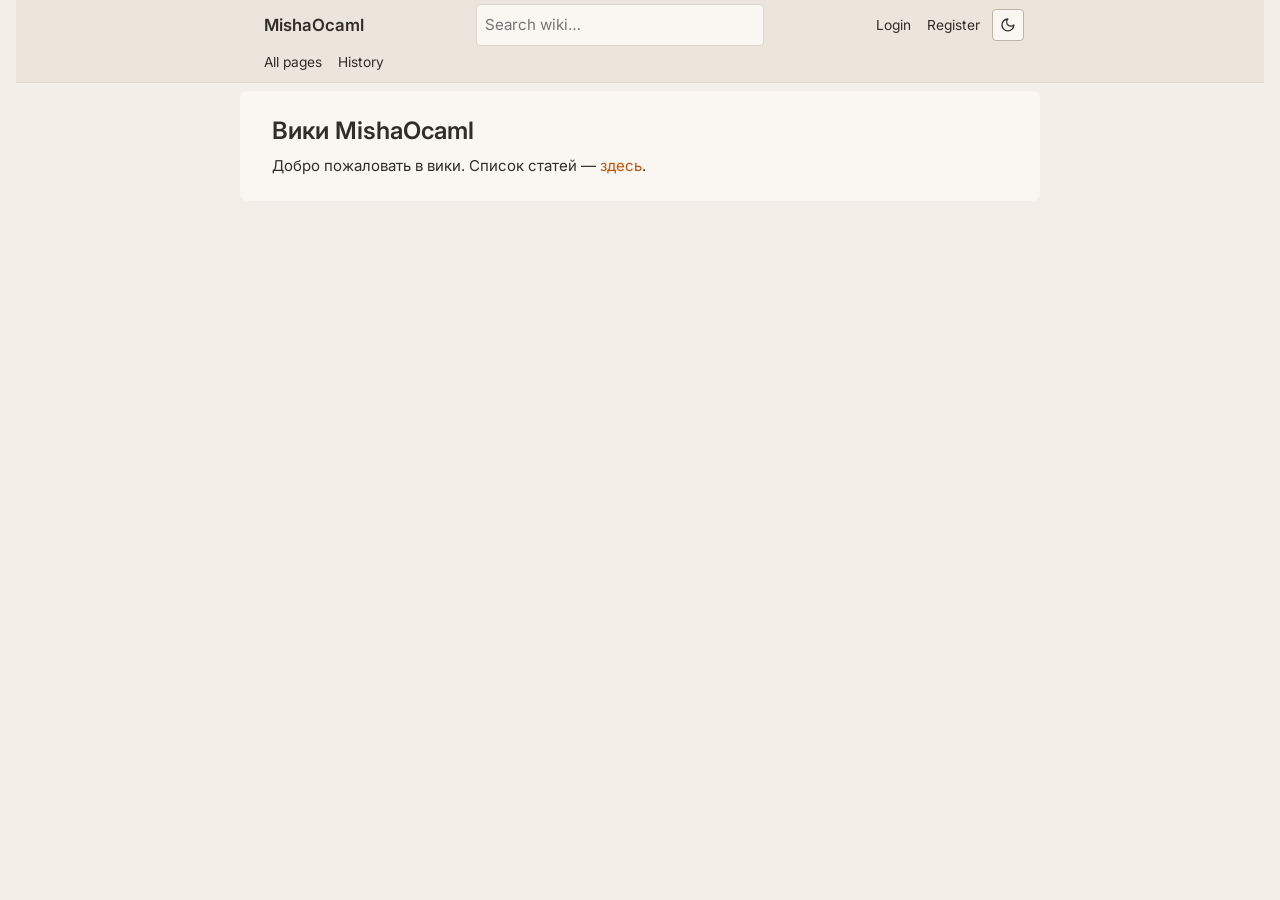
<file: pages/wiki-home.html>
<!DOCTYPE html>
<html lang="ru">
<head>
  <meta charset="utf-8">
  <meta name="viewport" content="width=device-width, initial-scale=1">
  <title>MishaOcaml — Вики</title>
  <meta name="description" content="Главная страница вики MishaOcaml">
  <link rel="stylesheet" href="../css/myco.css">
</head>
<body>
<header>
  <nav class="main-width top-bar">
    <ul class="top-bar__wrapper">
      <li class="top-bar__section top-bar__section_home">
        <div class="top-bar__home-link-wrapper">
          <a class="top-bar__home-link" href="../index.html">MishaOcaml</a>
        </div>
      </li>
      <li class="top-bar__section top-bar__section_search">
        <form class="top-bar__search" action="wiki-list.html">
          <input type="search" class="top-bar__search-bar" name="q" placeholder="Search wiki…" aria-label="Search wiki">
        </form>
      </li>
      <li class="top-bar__section top-bar__section_highlights">
        <ul class="top-bar__highlights">
          <li class="top-bar__highlight"><a class="top-bar__highlight-link" href="wiki-list.html">All pages</a></li>
          <li class="top-bar__highlight"><a class="top-bar__highlight-link" href="wiki-history.html">History</a></li>
        </ul>
      </li>
      <li class="top-bar__section top-bar__section_auth">
        <ul class="auth-links">
          <li class="auth-links__box"><a class="auth-links__link" href="#">Login</a></li>
          <li class="auth-links__box"><a class="auth-links__link" href="#">Register</a></li>
        </ul>
      </li>
      <li class="top-bar__section top-bar__section_theme">
        <button id="theme-toggle" class="btn btn_icon" type="button" aria-label="Переключить тему">
          <span data-icon="moon"></span>
        </button>
      </li>
    </ul>
  </nav>
</header>
<main class="main-width">
  <h1>Вики MishaOcaml</h1>
  <p>Добро пожаловать в вики. Список статей — <a href="wiki-list.html">здесь</a>.</p>
</main>
<script src="../js/icons.js"></script>
<script src="../js/highlight.js"></script>
<script src="../js/theme.js"></script>
</body>
</html>
</file>
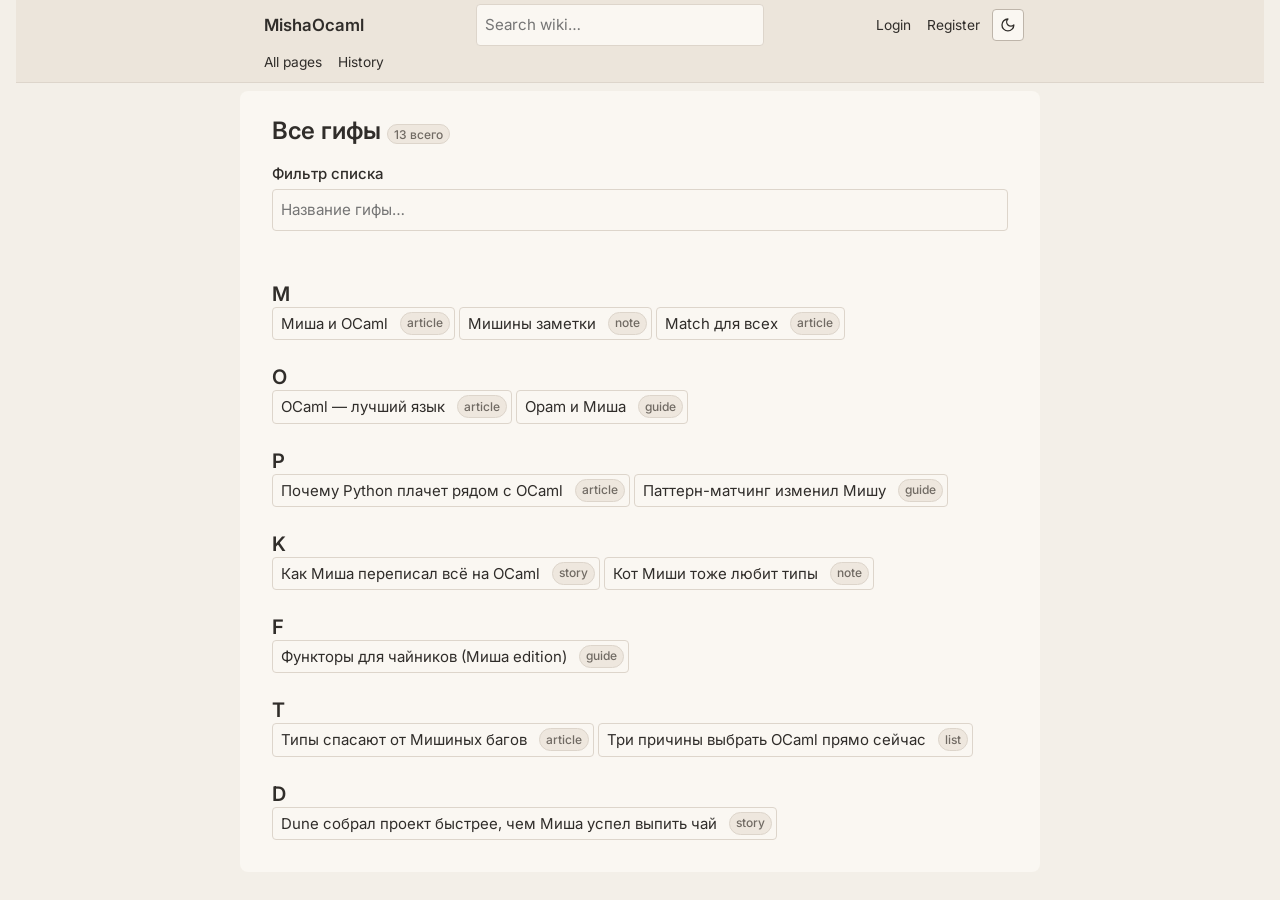
<file: pages/wiki-list.html>
<!DOCTYPE html>
<html lang="ru">
<head>
  <meta charset="utf-8">
  <meta name="viewport" content="width=device-width, initial-scale=1">
  <title>Все гифы — MishaOcaml</title>
  <meta name="description" content="Список всех статей MishaOcaml">
  <link rel="stylesheet" href="../css/myco.css">
</head>
<body>
<header>
  <nav class="main-width top-bar">
    <ul class="top-bar__wrapper">
      <li class="top-bar__section top-bar__section_home">
        <div class="top-bar__home-link-wrapper">
          <a class="top-bar__home-link" href="../index.html">MishaOcaml</a>
        </div>
      </li>
      <li class="top-bar__section top-bar__section_search">
        <form class="top-bar__search" action="wiki-list.html">
          <input type="search" class="top-bar__search-bar" name="q" placeholder="Search wiki…" aria-label="Search wiki">
        </form>
      </li>
      <li class="top-bar__section top-bar__section_highlights">
        <ul class="top-bar__highlights">
          <li class="top-bar__highlight"><a class="top-bar__highlight-link" href="wiki-list.html">All pages</a></li>
          <li class="top-bar__highlight"><a class="top-bar__highlight-link" href="wiki-history.html">History</a></li>
        </ul>
      </li>
      <li class="top-bar__section top-bar__section_auth">
        <ul class="auth-links">
          <li class="auth-links__box"><a class="auth-links__link" href="#">Login</a></li>
          <li class="auth-links__box"><a class="auth-links__link" href="#">Register</a></li>
        </ul>
      </li>
      <li class="top-bar__section top-bar__section_theme">
        <button id="theme-toggle" class="btn btn_icon" type="button" aria-label="Переключить тему">
          <span data-icon="moon"></span>
        </button>
      </li>
    </ul>
  </nav>
</header>
<main class="main-width">
  <h1>Все гифы <span class="badge badge--muted" id="hypha-count">13 всего</span></h1>

  <div class="form-field hypha-filter">
    <label for="hypha-filter">Фильтр списка</label>
    <input type="search" id="hypha-filter" placeholder="Название гифы…" autocomplete="off">
    <p id="hypha-filter-status" class="text-muted" role="status" aria-live="polite"></p>
  </div>

  <section id="hypha-list">
    <h2 id="M">M <a class="heading__link" href="#M"></a></h2>
    <div class="subhyphae__list">
      <div class="subhyphae__entry">
        <a class="subhyphae__link" href="wiki-article.html">Миша и OCaml</a>
        <span class="badge badge--muted">article</span>
      </div>
      <div class="subhyphae__entry">
        <a class="subhyphae__link" href="wiki-article.html">Мишины заметки</a>
        <span class="badge badge--muted">note</span>
      </div>
      <div class="subhyphae__entry">
        <a class="subhyphae__link" href="wiki-article.html">Match для всех</a>
        <span class="badge badge--muted">article</span>
      </div>
    </div>

    <h2 id="O">O <a class="heading__link" href="#O"></a></h2>
    <div class="subhyphae__list">
      <div class="subhyphae__entry">
        <a class="subhyphae__link" href="wiki-article.html">OCaml — лучший язык</a>
        <span class="badge badge--muted">article</span>
      </div>
      <div class="subhyphae__entry">
        <a class="subhyphae__link" href="wiki-article.html">Opam и Миша</a>
        <span class="badge badge--muted">guide</span>
      </div>
    </div>

    <h2 id="P">P <a class="heading__link" href="#P"></a></h2>
    <div class="subhyphae__list">
      <div class="subhyphae__entry">
        <a class="subhyphae__link" href="wiki-article.html">Почему Python плачет рядом с OCaml</a>
        <span class="badge badge--muted">article</span>
      </div>
      <div class="subhyphae__entry">
        <a class="subhyphae__link" href="wiki-article.html">Паттерн-матчинг изменил Мишу</a>
        <span class="badge badge--muted">guide</span>
      </div>
    </div>

    <h2 id="K">K <a class="heading__link" href="#K"></a></h2>
    <div class="subhyphae__list">
      <div class="subhyphae__entry">
        <a class="subhyphae__link" href="wiki-article.html">Как Миша переписал всё на OCaml</a>
        <span class="badge badge--muted">story</span>
      </div>
      <div class="subhyphae__entry">
        <a class="subhyphae__link" href="wiki-article.html">Кот Миши тоже любит типы</a>
        <span class="badge badge--muted">note</span>
      </div>
    </div>

    <h2 id="F">F <a class="heading__link" href="#F"></a></h2>
    <div class="subhyphae__list">
      <div class="subhyphae__entry">
        <a class="subhyphae__link" href="wiki-article.html">Функторы для чайников (Миша edition)</a>
        <span class="badge badge--muted">guide</span>
      </div>
    </div>

    <h2 id="T">T <a class="heading__link" href="#T"></a></h2>
    <div class="subhyphae__list">
      <div class="subhyphae__entry">
        <a class="subhyphae__link" href="wiki-article.html">Типы спасают от Мишиных багов</a>
        <span class="badge badge--muted">article</span>
      </div>
      <div class="subhyphae__entry">
        <a class="subhyphae__link" href="wiki-article.html">Три причины выбрать OCaml прямо сейчас</a>
        <span class="badge badge--muted">list</span>
      </div>
    </div>

    <h2 id="D">D <a class="heading__link" href="#D"></a></h2>
    <div class="subhyphae__list">
      <div class="subhyphae__entry">
        <a class="subhyphae__link" href="wiki-article.html">Dune собрал проект быстрее, чем Миша успел выпить чай</a>
        <span class="badge badge--muted">story</span>
      </div>
    </div>
  </section>

</main>

<script>
(function () {
  const input = document.getElementById('hypha-filter');
  const status = document.getElementById('hypha-filter-status');
  const count = document.getElementById('hypha-count');
  const groups = document.querySelectorAll('#hypha-list > h2');

  function filterList() {
    const query = input.value.trim().toLocaleLowerCase('ru');
    let visible = 0;

    groups.forEach(function (heading) {
      const list = heading.nextElementSibling;
      let groupVisible = 0;
      list.querySelectorAll('.subhyphae__entry').forEach(function (entry) {
        const matches = entry.textContent.toLocaleLowerCase('ru').includes(query);
        entry.hidden = !matches;
        if (matches) groupVisible += 1;
      });
      heading.hidden = groupVisible === 0;
      list.hidden = groupVisible === 0;
      visible += groupVisible;
    });

    count.textContent = visible + ' всего';
    status.textContent = query ? (visible ? 'Найдено: ' + visible : 'Ничего не найдено') : '';
  }

  input.addEventListener('input', filterList);

  const initialQuery = new URLSearchParams(window.location.search).get('q');
  if (initialQuery) {
    input.value = initialQuery;
    filterList();
  }
})();
</script>
<script src="../js/icons.js"></script>
<script src="../js/highlight.js"></script>
<script src="../js/theme.js"></script>
</body>
</html>
</file>
<file: css/myco.css>
@import url('https://fonts.googleapis.com/css2?family=Inter:wght@400;500;600;700&family=Roboto+Mono:wght@400;500&display=swap');

:root {
  --myco-primary:        #EC6813;
  --myco-primary-hover:  #D45A0A;
  --myco-primary-light:  #FFF3EB;
  --myco-primary-subtle: rgba(236, 104, 19, 0.08);
  --myco-secondary:      #C25004;

  --myco-bg:             #F3EFE8;
  --myco-bg-surface:     #FAF7F2;
  --myco-bg-header:      #ECE5DB;
  --myco-bg-hover:       #EEE7DE;
  --myco-bg-code:        #EEE8DF;
  --myco-bg-kbd:         #E7E0D6;

  --myco-text:           #302D2A;
  --myco-text-muted:     #716B64;
  --myco-text-faint:     #9B938A;
  --myco-text-inverse:   #FFFFFF;

  --myco-border:         #DDD5CB;
  --myco-border-strong:  #BEB5AA;

  --myco-link:           #C25004;
  --myco-link-visited:   #8B3A02;
  --myco-link-external:  #C25004;
  --myco-link-new:       #A55858;
  --myco-link-interwiki: #2D8A4E;

  --myco-success:        #2D8A4E;
  --myco-success-bg:     #E8F5EE;
  --myco-success-border: #B4DFC5;

  --myco-warning:        #D4930D;
  --myco-warning-bg:     #FFF8E6;
  --myco-warning-border: #F0D78C;

  --myco-danger:         #C53030;
  --myco-danger-bg:      #FDE8E8;
  --myco-danger-border:  #F5ACAC;

  --myco-info:           #2B6CB0;
  --myco-info-bg:        #E8F0FE;
  --myco-info-border:    #A8C8F0;

  --myco-font-body:      'Inter', -apple-system, BlinkMacSystemFont, 'Segoe UI', sans-serif;
  --myco-font-mono:      'Roboto Mono', 'Menlo', 'PT Mono', 'Consolas', monospace;
  --myco-font-size:      15px;
  --myco-line-height:    1.55;

  --myco-space-xs:  0.25rem;
  --myco-space-sm:  0.5rem;
  --myco-space-md:  1rem;
  --myco-space-lg:  1.5rem;
  --myco-space-xl:  2rem;
  --myco-space-2xl: 3rem;

  --myco-radius-sm:  0.25rem;
  --myco-radius-md:  0.5rem;
  --myco-radius-lg:  0.75rem;

  --myco-shadow-sm:  0 1px 3px rgba(0,0,0,0.06);
  --myco-shadow-md:  0 4px 12px rgba(0,0,0,0.08);
  --myco-shadow-lg:  0 8px 24px rgba(0,0,0,0.12);

  --myco-transition: 0.2s ease;
  --myco-transition-slow: 0.35s ease;

  --myco-content-width: 800px;
  --myco-sidebar-width: 18rem;
}

@media (prefers-color-scheme: dark) {
  :root:not([data-theme="light"]) {
    --myco-primary:        #F08030;
    --myco-primary-hover:  #FF9040;
    --myco-primary-light:  #3D2A1A;
    --myco-primary-subtle: rgba(240, 128, 48, 0.1);
    --myco-secondary:      #E87020;

    --myco-bg:             #222222;
    --myco-bg-surface:     #343434;
    --myco-bg-header:      #2A2A2A;
    --myco-bg-hover:       #3C3C3C;
    --myco-bg-code:        #292929;
    --myco-bg-kbd:         #404040;

    --myco-text:           #DDDDDD;
    --myco-text-muted:     #AAAAAA;
    --myco-text-faint:     #818181;
    --myco-text-inverse:   #222222;

    --myco-border:         #4A4A4A;
    --myco-border-strong:  #626262;

    --myco-link:           #F0A070;
    --myco-link-visited:   #FFB86C;
    --myco-link-external:  #F0A070;
    --myco-link-new:       #DD4444;
    --myco-link-interwiki: #3DA55D;

    --myco-success:        #3DA55D;
    --myco-success-bg:     #1A2E22;
    --myco-success-border: #2D6B3F;

    --myco-warning:        #E5A516;
    --myco-warning-bg:     #2E2510;
    --myco-warning-border: #8B6B10;

    --myco-danger:         #E04545;
    --myco-danger-bg:      #2E1A1A;
    --myco-danger-border:  #8B3030;

    --myco-info:           #4A9EE0;
    --myco-info-bg:        #1A2540;
    --myco-info-border:    #2D5580;

    --myco-shadow-sm:  0 1px 3px rgba(0,0,0,0.2);
    --myco-shadow-md:  0 4px 12px rgba(0,0,0,0.3);
    --myco-shadow-lg:  0 8px 24px rgba(0,0,0,0.4);
  }
}

[data-theme="dark"] {
  --myco-primary:        #F08030;
  --myco-primary-hover:  #FF9040;
  --myco-primary-light:  #3D2A1A;
  --myco-primary-subtle: rgba(240, 128, 48, 0.1);
  --myco-secondary:      #E87020;

  --myco-bg:             #222222;
  --myco-bg-surface:     #343434;
  --myco-bg-header:      #2A2A2A;
  --myco-bg-hover:       #3C3C3C;
  --myco-bg-code:        #292929;
  --myco-bg-kbd:         #404040;

  --myco-text:           #DDDDDD;
  --myco-text-muted:     #AAAAAA;
  --myco-text-faint:     #818181;
  --myco-text-inverse:   #222222;

  --myco-border:         #4A4A4A;
  --myco-border-strong:  #626262;

  --myco-link:           #F0A070;
  --myco-link-visited:   #FFB86C;
  --myco-link-external:  #F0A070;
  --myco-link-new:       #DD4444;
  --myco-link-interwiki: #3DA55D;

  --myco-success:        #3DA55D;
  --myco-success-bg:     #1A2E22;
  --myco-success-border: #2D6B3F;

  --myco-warning:        #E5A516;
  --myco-warning-bg:     #2E2510;
  --myco-warning-border: #8B6B10;

  --myco-danger:         #E04545;
  --myco-danger-bg:      #2E1A1A;
  --myco-danger-border:  #8B3030;

  --myco-info:           #4A9EE0;
  --myco-info-bg:        #1A2540;
  --myco-info-border:    #2D5580;

  --myco-shadow-sm:  0 1px 3px rgba(0,0,0,0.2);
  --myco-shadow-md:  0 4px 12px rgba(0,0,0,0.3);
  --myco-shadow-lg:  0 8px 24px rgba(0,0,0,0.4);
}

*, *::before, *::after {
  box-sizing: border-box;
}

.icon {
  display: inline-block;
  width: 1.1em;
  height: 1.1em;
  flex: 0 0 auto;
  vertical-align: -0.16em;
}

button .icon {
  pointer-events: none;
}

.visually-hidden {
  position: absolute !important;
  width: 1px !important;
  height: 1px !important;
  padding: 0 !important;
  margin: -1px !important;
  overflow: hidden !important;
  clip: rect(0, 0, 0, 0) !important;
  white-space: nowrap !important;
  border: 0 !important;
}

:where(a, button, input, textarea, select):focus-visible {
  outline: 3px solid var(--myco-primary);
  outline-offset: 2px;
}

html {
  height: 100%;
  padding: 0;
  scroll-behavior: smooth;
}

body {
  margin: 0;
  font-family: var(--myco-font-body);
  font-size: var(--myco-font-size);
  line-height: var(--myco-line-height);
  color: var(--myco-text);
  background-color: var(--myco-bg);
  -webkit-font-smoothing: antialiased;
  -moz-osx-font-smoothing: grayscale;
  display: grid;
  align-content: start;
  grid-auto-rows: max-content;
  row-gap: var(--myco-space-sm);
  min-height: 100vh;
}

input, kbd, button, select {
  font: inherit;
  color: inherit;
}
textarea {
  font-size: 15px;
  font-family: inherit;
  line-height: 1.6;
}

::selection {
  background-color: var(--myco-primary);
  color: var(--myco-text-inverse);
}

h1, h2, h3, h4, h5, h6 {
  color: var(--myco-text);
  margin: var(--myco-space-lg) 0 var(--myco-space-sm) 0;
  line-height: 1.3;
  font-weight: 600;
}

h1 {
  font-size: 1.55rem;
}
h2 {
  font-size: 1.25rem;
}
h3 {
  font-size: 1.1rem;
}
h4 {
  font-size: 1rem;
}
h5 {
  font-size: 0.95rem;
}
h6 {
  font-size: 0.875rem;
}

main h1:not(.navi-title) {
  font-size: 1.5rem;
}
main h1 {
  margin: var(--myco-space-sm) 0 0 0;
}
main h2, main h3, main h4, main h5, main h6 {
  margin: var(--myco-space-lg) 0 0 0;
  clear: both;
}

p {
  margin: var(--myco-space-sm) 0;
}

a {
  color: var(--myco-link);
  text-decoration: none;
  transition: color var(--myco-transition);
}
a:hover {
  text-decoration: underline;
}
a:visited {
  color: var(--myco-link-visited);
}

.wikilink_external {
  padding-left: 1.2rem;
}
.wikilink_https,
.wikilink_http {
  background: transparent left no-repeat url("data:image/svg+xml,%3Csvg xmlns='http://www.w3.org/2000/svg' width='14' height='14' viewBox='0 0 24 24' fill='none' stroke='%23C25004' stroke-width='2' stroke-linecap='round' stroke-linejoin='round'%3E%3Cpath d='M18 13v6a2 2 0 0 1-2 2H5a2 2 0 0 1-2-2V8a2 2 0 0 1 2-2h6'/%3E%3Cpolyline points='15 3 21 3 21 9'/%3E%3Cline x1='10' y1='14' x2='21' y2='3'/%3E%3C/svg%3E");
}
.wikilink_new {
  color: var(--myco-link-new);
}
.wikilink_new:visited {
  color: var(--myco-link-new);
}
.wikilink_interwiki {
  color: var(--myco-link-interwiki);
}

strong, b {
  font-weight: 600;
}
em, i {
  font-style: italic;
}
mark {
  background: var(--myco-warning-bg);
  color: inherit;
  padding: 0.05em 0.2em;
  border-radius: var(--myco-radius-sm);
}

hr {
  border: none;
  border-top: 1px solid var(--myco-border);
  margin: var(--myco-space-lg) 0;
}

.heading__link {
  text-decoration: none;
  display: inline-block;
  opacity: 0;
  transition: opacity var(--myco-transition);
}
.heading__link::after {
  width: 1rem;
  content: "§";
  color: var(--myco-text-faint);
  margin-left: 0.3rem;
  font-weight: 400;
}
h2:hover .heading__link,
h3:hover .heading__link,
h4:hover .heading__link,
h5:hover .heading__link,
h6:hover .heading__link {
  opacity: 1;
}

code {
  padding: 0.1rem 0.4rem;
  border-radius: var(--myco-radius-sm);
  font-size: 0.875em;
  font-family: var(--myco-font-mono);
  background-color: var(--myco-bg-code);
  border: 1px solid var(--myco-border);
}

kbd {
  display: inline-block;
  min-width: 1.5ch;
  text-align: center;
  padding: 0.1rem 0.45rem;
  border-radius: var(--myco-radius-sm);
  font-size: 0.85em;
  font-family: var(--myco-font-mono);
  background-color: var(--myco-bg-kbd);
  border: 1px solid var(--myco-border-strong);
  box-shadow: 0 1px 0 var(--myco-border-strong);
}

pre.codeblock {
  padding: var(--myco-space-md);
  white-space: pre-wrap;
  border-radius: var(--myco-radius-md);
  background-color: var(--myco-bg-code);
  border: 1px solid var(--myco-border);
  overflow-x: auto;
  position: relative;
}

.codeblock code {
  padding: 0;
  font-size: 0.9rem;
  tab-size: 4;
  background: none;
  border: none;
}

.syntax--comment {
  color: var(--myco-text-faint);
  font-style: italic;
}
.syntax--keyword {
  color: var(--myco-primary);
  font-weight: 600;
}
.syntax--type {
  color: var(--myco-info);
}
.syntax--string {
  color: var(--myco-success);
}
.syntax--number {
  color: var(--myco-warning);
}
.syntax--constructor {
  color: var(--myco-secondary);
}
.syntax--operator {
  color: var(--myco-danger);
}

pre.codeblock:hover {
  border-color: var(--myco-border-strong);
}

.codeblock--copyable {
  padding-top: calc(var(--myco-space-md) + 2.25rem);
}

.codeblock__copy {
  position: absolute;
  top: var(--myco-space-sm);
  right: var(--myco-space-sm);
  display: inline-flex;
  align-items: center;
  gap: var(--myco-space-xs);
  min-height: 2rem;
  padding: var(--myco-space-xs) var(--myco-space-sm);
  font-size: 0.75rem;
  z-index: 1;
}

.codeblock__copy--success {
  border-color: var(--myco-success);
  color: var(--myco-success);
}

blockquote {
  margin: var(--myco-space-sm) 0;
  padding: var(--myco-space-xs) var(--myco-space-md);
  border-left: 3px solid var(--myco-primary);
  background: var(--myco-primary-subtle);
  border-radius: 0 var(--myco-radius-sm) var(--myco-radius-sm) 0;
}

blockquote p {
  margin: var(--myco-space-xs) 0;
}

article ul, article ol {
  padding-left: 1.5rem;
  margin: var(--myco-space-sm) 0;
}

article li {
  margin: var(--myco-space-xs) 0;
}

.item_todo {
  position: relative;
  list-style: none;
}
.item_todo > input[type=checkbox] {
  position: absolute;
  left: -1.6rem;
  top: 0.15rem;
}

table {
  border: 1px solid var(--myco-border);
  border-radius: var(--myco-radius-sm);
  border-collapse: separate;
  border-spacing: 0;
  min-width: 4rem;
  width: 100%;
  overflow: hidden;
}

th {
  background-color: var(--myco-bg-hover);
  font-weight: 600;
  text-align: left;
  padding: var(--myco-space-sm) var(--myco-space-md);
  border-bottom: 2px solid var(--myco-border);
}

td {
  padding: var(--myco-space-sm) var(--myco-space-md);
  border-bottom: 1px solid var(--myco-border);
}

tr:last-child td {
  border-bottom: none;
}

tr:hover td {
  background-color: var(--myco-bg-hover);
}

caption {
  caption-side: top;
  font-size: small;
  color: var(--myco-text-muted);
  padding: var(--myco-space-xs);
}

dt {
  font-weight: 600;
}
dd + dt {
  margin-top: var(--myco-space-sm);
}

header {
  width: 100%;
  background-color: var(--myco-bg-header);
  border-bottom: 1px solid var(--myco-border);
}

main {
  background-color: var(--myco-bg-surface);
  transition: background-color var(--myco-transition);
}

.main-width {
  width: 100%;
}

@media screen and (max-width: 800px) {
  body {
    grid-template-columns: auto;
    grid-template-rows: auto auto auto;
  }
  main {
    padding: var(--myco-space-sm) var(--myco-space-md) var(--myco-space-md);
  }
}

@media screen and (min-width: 801px) {
  .main-width {
    padding: var(--myco-space-md) var(--myco-space-xl);
    width: var(--myco-content-width);
    margin: 0 auto;
  }
  main {
    border-radius: var(--myco-radius-md);
  }
  .layout-card {
    width: var(--myco-content-width);
    margin: 0 auto;
  }
}

@media screen and (min-width: 1100px) {
  body {
    display: grid;
    grid-template-columns: auto 1fr;
    column-gap: var(--myco-space-md);
    margin: 0 var(--myco-space-md);
  }
  header {
    grid-column: 1 / span 2;
    grid-row: 1;
    margin: 0;
  }
  main {
    grid-column: 1;
    grid-row: 2 / span 2;
  }
  main.main-width {
    margin-left: var(--myco-space-sm);
  }
  .layout-card {
    width: 100%;
    margin-left: calc(-1 * var(--myco-space-sm));
  }
}

@media screen and (min-width: 1200px) {
  body {
    grid-template-columns: minmax(0, 1fr) auto minmax(0, 1fr);
  }
  header {
    grid-column: 1 / span 3;
    grid-row: 1;
  }
  .layout-card {
    max-width: var(--myco-sidebar-width);
  }
  .main-width {
    margin: 0 auto;
  }
  main.main-width {
    grid-column: 2;
    grid-row: 2 / span 3;
    margin: 0;
  }
}

.top-bar {
  padding: 0;
}

.top-bar__wrapper {
  display: grid;
  padding: var(--myco-space-xs) var(--myco-space-md);
  list-style: none;
  margin: 0;
  align-items: center;
  gap: var(--myco-space-xs);
}

.top-bar a {
  color: var(--myco-text);
  text-decoration: none;
  transition: background-color var(--myco-transition), color var(--myco-transition);
}

.top-bar__section {
  display: block;
  align-self: center;
}

.top-bar__home-link-wrapper,
.top-bar__highlight {
  display: block;
  line-height: 2rem;
}

.top-bar__home-link {
  display: block;
  padding: 0 var(--myco-space-sm);
  font-weight: 600;
  font-size: 1.05rem;
  border-radius: var(--myco-radius-sm);
  color: var(--myco-primary);
}

.top-bar__home-link:visited {
  color: var(--myco-primary);
}

.top-bar__home-link:hover,
.auth-links__link:hover,
.top-bar__highlight-link:hover {
  background-color: var(--myco-bg-hover);
}

.top-bar__highlight-link,
.auth-links__link {
  display: block;
  padding: 0 var(--myco-space-sm);
  border-radius: var(--myco-radius-sm);
  line-height: 2rem;
  font-size: 0.86rem;
}

.auth-links {
  list-style: none;
  padding: 0;
  margin: 0;
}

.auth-links__box {
  display: block;
}

.top-bar__search-bar {
  border: 1px solid var(--myco-border);
  border-radius: var(--myco-radius-md);
  width: 100%;
  min-height: 2rem;
  padding: 0.32rem 0.65rem;
  background-color: var(--myco-bg-surface);
  color: var(--myco-text);
  font-size: 0.9rem;
  transition: border-color var(--myco-transition), box-shadow var(--myco-transition);
}

.top-bar__search-bar:focus {
  outline: none;
  border-color: var(--myco-primary);
  box-shadow: 0 0 0 3px var(--myco-primary-subtle);
}

.top-bar__search {
  display: block;
  width: 100%;
}

.top-bar__section_search {
  align-self: center;
  justify-self: center;
  width: min(100%, 18rem);
}

.top-bar__highlights {
  list-style: none;
  padding: 0;
  margin: 0;
}

.top-bar__hamburger-wrapper {
  display: flex;
  height: 100%;
  justify-content: flex-end;
}

.top-bar__hamburger {
  background: transparent;
  color: inherit;
  font-size: 1.25rem;
  border: 0;
  display: block;
  padding: 0 var(--myco-space-sm);
  cursor: pointer;
  border-radius: var(--myco-radius-sm);
}

.top-bar__hamburger:hover {
  background-color: var(--myco-bg-hover);
}

@media screen and (min-width: 800px) {
  .top-bar__wrapper {
    margin: 0;
    grid-template-columns: auto 1fr minmax(12rem, 18rem) 1fr auto auto;
    grid-template-rows: auto auto;
    row-gap: 0;
    padding-top: var(--myco-space-xs);
    padding-bottom: var(--myco-space-xs);
  }
  .top-bar__section_home {
    grid-column: 1;
    grid-row: 1;
  }
  .top-bar__section_search {
    grid-column: 3;
    grid-row: 1;
  }
  .top-bar__section_auth {
    grid-column: 5;
    grid-row: 1;
  }
  .top-bar__section_theme {
    grid-column: 6;
    grid-row: 1;
  }
  .top-bar__section_highlights {
    grid-column: 1 / -1;
    grid-row: 2;
  }
  .top-bar__section_hamburger {
    display: none;
  }

  .auth-links {
    display: flex;
    justify-content: flex-end;
  }

  .top-bar__section_home,
  .top-bar__highlights {
    display: flex;
    padding: 0;
    margin: 0;
  }
}

@media screen and (max-width: 799px) {
  .top-bar__wrapper {
    margin: 0;
    grid-template-columns: minmax(0, 1fr) auto;
    padding: var(--myco-space-sm);
  }
  .top-bar__section_home {
    grid-column: 1;
    grid-row: 1;
    margin: 0;
  }
  .top-bar__section_theme {
    grid-column: 2;
    grid-row: 1;
    justify-self: end;
  }
  .top-bar__section_search {
    grid-column: 1 / -1;
    grid-row: 2;
    width: 100%;
  }
  .top-bar__section_highlights {
    grid-column: 1 / -1;
    grid-row: 3;
  }
  .top-bar__section_auth {
    grid-column: 1 / -1;
    grid-row: 4;
  }
  .top-bar__section_hamburger {
    display: none;
  }
  .top-bar__section_hidden-on-mobile {
    display: none;
  }
  .auth-links__link,
  .top-bar__highlight-link {
    padding-left: var(--myco-space-md);
  }
}

.top-bar__section_theme .btn {
  width: 2rem;
  height: 2rem;
  padding: 0.5rem;
}

article {
  overflow-wrap: break-word;
  word-wrap: break-word;
  word-break: break-word;
  line-height: 1.6;
}

article p {
  margin: var(--myco-space-sm) 0;
}
article img {
  max-width: 100%;
  height: auto;
  border-radius: var(--myco-radius-sm);
}

.navi-title {
  padding-bottom: var(--myco-space-sm);
  margin: var(--myco-space-xs) 0;
  border-bottom: 1px solid var(--myco-border);
  display: flex;
  align-items: baseline;
  flex-wrap: wrap;
  gap: 0.25rem;
}

.navi-title a {
  text-decoration: none;
  color: inherit;
}

.navi-title a:first-child {
  color: var(--myco-primary);
}

.navi-title__separator {
  margin: 0 var(--myco-space-xs);
}
.navi-title__colon {
  margin-right: var(--myco-space-sm);
}

.transclusion {
  border-radius: var(--myco-radius-md);
  margin-bottom: var(--myco-space-sm);
  clear: both;
  transition: background-color var(--myco-transition);
}

.transclusion_stand-out {
  background-color: var(--myco-bg-code);
  border: 1px solid var(--myco-border);
}

.transclusion_failed {
  padding: 0 var(--myco-space-sm);
  border: 1px solid var(--myco-danger);
  background: var(--myco-danger-bg);
}

.transclusion__content > *:not(.binary-container) {
  margin: var(--myco-space-sm);
}

.transclusion__link {
  position: relative;
  display: block;
  float: right;
  text-align: right;
  font-style: italic;
  margin-right: var(--myco-space-xs);
  text-decoration: none;
  color: var(--myco-text-muted);
  z-index: 2;
}

.transclusion__link::before {
  content: "⇐ ";
}
.transclusion_blend .transclusion__link {
  display: none;
}

.binary-container {
  width: 100%;
  text-align: center;
}
.binary-container_with-img img,
.binary-container_with-video video,
.binary-container_with-audio audio {
  max-width: 100%;
  max-height: 30em;
  width: auto;
}

.btn {
  display: inline-flex;
  align-items: center;
  gap: 0.4em;
  line-height: normal;
  border: 1px solid var(--myco-border-strong);
  border-radius: var(--myco-radius-sm);
  text-decoration: none;
  padding: var(--myco-space-xs) var(--myco-space-sm);
  font-size: 0.9rem;
  margin: 0;
  background-color: var(--myco-bg-surface);
  color: var(--myco-text);
  cursor: pointer;
  transition: all var(--myco-transition);
}

.btn:hover {
  background-color: var(--myco-bg-hover);
  border-color: var(--myco-primary);
}

.btn:active {
  transform: scale(0.98);
}

.btn:visited {
  color: var(--myco-text);
  text-decoration: none;
}

.btn_accent {
  background-color: var(--myco-primary);
  color: var(--myco-text-inverse);
  border-color: var(--myco-primary);
  font-weight: 600;
}

.btn_accent:hover {
  background-color: var(--myco-primary-hover);
  border-color: var(--myco-primary-hover);
}

.btn_accent:visited {
  color: var(--myco-text-inverse);
}

.btn_weak {
  background-color: transparent;
  border-style: dashed;
  border-color: var(--myco-border);
}

.btn_weak:hover {
  border-style: solid;
  background-color: var(--myco-bg-hover);
}

a.btn_destructive,
a.btn_destructive:visited,
.btn_destructive {
  border-color: var(--myco-danger);
  background-color: var(--myco-danger);
  color: white;
}

.btn_destructive:hover {
  opacity: 0.9;
}

.btn-group {
  display: flex;
  gap: var(--myco-space-xs);
  flex-wrap: wrap;
}

.btn_icon {
  display: inline-flex;
  align-items: center;
  justify-content: center;
  width: 2.5rem;
  height: 2.5rem;
  padding: 0.5rem;
}

.notice {
  margin: var(--myco-space-md) 0;
  border: 1px solid;
  border-radius: var(--myco-radius-md);
  padding: var(--myco-space-md);
  position: relative;
  animation: noticeSlideIn 0.3s ease;
}

@keyframes noticeSlideIn {
  from {
    opacity: 0;
    transform: translateY(-4px);
  }
  to {
    opacity: 1;
    transform: translateY(0);
  }
}

.notice__title {
  font-weight: 600;
  font-size: 0.9rem;
  text-transform: uppercase;
  letter-spacing: 0.04em;
  margin-bottom: var(--myco-space-xs);
  display: flex;
  align-items: center;
  gap: var(--myco-space-xs);
}

.notice__content p:first-child {
  margin-top: 0;
}
.notice__content p:last-child {
  margin-bottom: 0;
}

.notice--note {
  border-color: var(--myco-success-border);
  background-color: var(--myco-success-bg);
}
.notice--note .notice__title {
  color: var(--myco-success);
}

.notice--warning {
  border-color: var(--myco-warning-border);
  background-color: var(--myco-warning-bg);
}
.notice--warning .notice__title {
  color: var(--myco-warning);
}

.notice--info {
  border-color: var(--myco-info-border);
  background-color: var(--myco-info-bg);
}
.notice--info .notice__title {
  color: var(--myco-info);
}

.notice--danger {
  border-color: var(--myco-danger-border);
  background-color: var(--myco-danger-bg);
}
.notice--danger .notice__title {
  color: var(--myco-danger);
}

.notice__icon {
  display: inline-flex;
}
.notice__icon .icon {
  width: 1rem;
  height: 1rem;
}

.notice--error {
  border-color: var(--myco-danger-border);
  background-color: var(--myco-danger-bg);
}

.layout-card {
  border-radius: var(--myco-radius-md);
  background-color: var(--myco-bg-surface);
  box-shadow: var(--myco-shadow-sm);
  transition: box-shadow var(--myco-transition);
}

.layout-card:hover {
  box-shadow: var(--myco-shadow-md);
}

.layout-card li {
  list-style-type: none;
}

.layout-card__title {
  font-size: 0.95rem;
  font-weight: 600;
  margin: 0;
  padding: var(--myco-space-sm) var(--myco-space-md);
  border-radius: var(--myco-radius-md) var(--myco-radius-md) 0 0;
  border-bottom: 1px solid var(--myco-border);
  color: var(--myco-primary);
}

.card {
  background-color: var(--myco-bg-surface);
  border: 1px solid var(--myco-border);
  border-radius: var(--myco-radius-md);
  padding: var(--myco-space-md);
  transition: all var(--myco-transition);
}

.card:hover {
  border-color: var(--myco-primary);
  box-shadow: var(--myco-shadow-md);
  transform: translateY(-2px);
}

.card__title {
  margin: 0 0 var(--myco-space-sm) 0;
  font-size: 1.1rem;
}

.card__meta {
  color: var(--myco-text-muted);
  font-size: 0.85rem;
}

.card__description {
  margin: var(--myco-space-sm) 0 0 0;
  color: var(--myco-text);
}

.card-grid {
  display: grid;
  gap: var(--myco-space-md);
  grid-template-columns: 1fr;
}

@media screen and (min-width: 600px) {
  .card-grid {
    grid-template-columns: 1fr 1fr;
  }
}

.prevnext {
  border-top: 1px solid var(--myco-border);
  clear: both;
  padding-top: var(--myco-space-sm);
  display: flex;
  justify-content: space-between;
}

.prevnext__el {
  display: inline-flex;
  align-items: center;
  min-width: 40%;
  padding: var(--myco-space-sm) var(--myco-space-md);
  margin-bottom: var(--myco-space-xs);
  text-decoration: none;
  border-radius: var(--myco-radius-md);
  max-width: 49%;
  color: var(--myco-text);
  border: 1px solid var(--myco-border);
  transition: all var(--myco-transition);
}

.prevnext__el:hover {
  border-color: var(--myco-primary);
  background-color: var(--myco-primary-subtle);
  color: var(--myco-primary);
}

.prevnext__el:visited {
  color: var(--myco-text);
}
.prevnext__el:visited:hover {
  color: var(--myco-primary);
}

.prevnext__prev {
  text-align: left;
}
.prevnext__next {
  text-align: right;
  margin-left: auto;
}

#hypha-bottom {
  clear: both;
}

.hypha-info {
  display: block;
  margin-top: var(--myco-space-md);
}
.hypha-info__list {
  padding: 0;
  margin-bottom: 0;
  list-style: none;
}
.hypha-info__entry {
  display: inline;
}
.hypha-info__link {
  color: var(--myco-text-faint);
  font-size: 0.85rem;
  transition: color var(--myco-transition);
}
.hypha-info__link:hover {
  color: var(--myco-primary);
  text-decoration: none;
}

.hypha-info__entry + .hypha-info__entry {
  text-transform: lowercase;
}
.hypha-info__entry:not(:last-child) a::after {
  content: "·";
  display: inline-block;
  margin: 0 0.4em;
  text-decoration: none;
  color: var(--myco-text-faint);
}

.subhyphae__title {
  padding-bottom: var(--myco-space-sm);
  clear: both;
}
.subhyphae__list,
.subhyphae__list ul {
  display: flex;
  padding: 0;
  margin: 0;
  flex-wrap: wrap;
  gap: var(--myco-space-xs);
}

.subhyphae__list {
  margin-bottom: var(--myco-space-md);
}
.subhyphae__list ul {
  font-size: 90%;
}
.subhyphae__entry {
  display: flex;
  align-items: center;
  gap: var(--myco-space-xs);
  list-style-type: none;
  border: 1px solid var(--myco-border);
  border-radius: var(--myco-radius-sm);
  transition: all var(--myco-transition);
}
.subhyphae__entry > .badge {
  margin-right: var(--myco-space-xs);
}
.subhyphae__link {
  display: block;
  padding: var(--myco-space-xs) var(--myco-space-sm);
  text-decoration: none;
  color: var(--myco-text);
}
.subhyphae__entry:hover {
  border-color: var(--myco-primary);
  background: var(--myco-primary-subtle);
}

.history__entries {
  background-color: var(--myco-bg-hover);
  margin: 0;
  padding: 0;
  border-radius: var(--myco-radius-md);
}

.history__entry {
  list-style-type: none;
  padding: var(--myco-space-sm) var(--myco-space-md);
  border-bottom: 1px solid var(--myco-border);
  transition: background-color var(--myco-transition);
}

.history__entry:last-child {
  border-bottom: none;
}
.history__entry:hover {
  background-color: var(--myco-bg-surface);
}

.history__month-anchor {
  text-decoration: none;
  color: inherit;
}
.history-entry__time {
  font-weight: 600;
  color: var(--myco-primary);
}
.history-entry__author {
  font-style: italic;
  color: var(--myco-text-muted);
}

.history-entry__message {
  color: var(--myco-text-muted);
  font-size: 0.85rem;
}

.history-toolbar {
  margin-bottom: var(--myco-space-md);
}

.recent-changes__heading {
  margin: 1.2em 0 0.3em;
  font-size: 1.15rem;
}

.recent-changes__entry {
  padding: var(--myco-space-sm) var(--myco-space-md);
  border: 1px solid var(--myco-border);
  border-radius: var(--myco-radius-sm);
  margin: var(--myco-space-xs) 0;
  transition: all var(--myco-transition);
}

.recent-changes__entry:hover {
  border-color: var(--myco-primary);
  box-shadow: var(--myco-shadow-sm);
}

.recent-changes__entry__time {
  font-weight: 600;
}

.form-field {
  margin: var(--myco-space-md) 0;
}
.form-field label {
  display: block;
  margin-bottom: var(--myco-space-xs);
  font-weight: 500;
}

input[type="text"],
input[type="search"],
input[type="password"],
input[type="email"],
input[type="url"],
textarea,
select {
  border: 1px solid var(--myco-border);
  border-radius: var(--myco-radius-sm);
  padding: var(--myco-space-sm);
  background-color: var(--myco-bg-surface);
  color: var(--myco-text);
  font-size: 0.95rem;
  width: 100%;
  transition: border-color var(--myco-transition), box-shadow var(--myco-transition);
}

input[type="text"]:focus,
input[type="search"]:focus,
input[type="password"]:focus,
input[type="email"]:focus,
input[type="url"]:focus,
textarea:focus,
select:focus {
  outline: none;
  border-color: var(--myco-primary);
  box-shadow: 0 0 0 3px var(--myco-primary-subtle);
}

.categories-card__entries {
  padding: 0;
  margin: 0;
}
.categories-card__entry {
  display: flex;
}
.categories-card__link {
  display: inline-block;
  text-decoration: none;
  padding: var(--myco-space-xs) var(--myco-space-sm);
  flex: 9;
  transition: background-color var(--myco-transition);
  border-radius: var(--myco-radius-sm);
}
.categories-card__link:hover {
  background-color: var(--myco-bg-hover);
}

.dialog {
  position: fixed;
  top: 50%;
  left: 50%;
  transform: translate(-50%, -50%);
  width: 90%;
  max-width: 600px;
  padding: var(--myco-space-xl);
  background-color: var(--myco-bg-surface);
  border-radius: var(--myco-radius-lg);
  box-shadow: var(--myco-shadow-lg);
  z-index: 1000;
  animation: dialogFadeIn 0.2s ease;
}

@keyframes dialogFadeIn {
  from {
    opacity: 0;
    transform: translate(-50%, -50%) scale(0.95);
  }
  to {
    opacity: 1;
    transform: translate(-50%, -50%) scale(1);
  }
}

.dialog-backdrop {
  position: fixed;
  inset: 0;
  background-color: rgba(0, 0, 0, 0.4);
  backdrop-filter: blur(2px);
  z-index: 999;
  animation: backdropFadeIn 0.2s ease;
}

@keyframes backdropFadeIn {
  from {
    opacity: 0;
  }
  to {
    opacity: 1;
  }
}

.dialog__title {
  margin: 0 0 var(--myco-space-md) 0;
  font-size: 1.3rem;
}

.dialog__header {
  padding-right: var(--myco-space-xl);
}
.dialog__code {
  max-height: 60vh;
  overflow: auto;
  font-size: 0.8rem;
}
.dialog__actions {
  margin-top: var(--myco-space-md);
}

.dialog__close-button {
  position: absolute;
  top: var(--myco-space-md);
  right: var(--myco-space-md);
  border: none;
  background: none;
  font-size: 1.5rem;
  cursor: pointer;
  color: var(--myco-text-muted);
  width: 2rem;
  height: 2rem;
  display: flex;
  align-items: center;
  justify-content: center;
  border-radius: var(--myco-radius-sm);
  transition: all var(--myco-transition);
}

.dialog__close-button:hover {
  background-color: var(--myco-bg-hover);
  color: var(--myco-text);
}

.img-gallery {
  margin: var(--myco-space-sm) 0;
}

.img-gallery img {
  max-width: 100%;
  max-height: 50vh;
  border-radius: var(--myco-radius-sm);
}

.image-placeholder {
  padding: 2rem;
  border-radius: var(--myco-radius-sm);
  background: linear-gradient(135deg, var(--myco-primary-light), var(--myco-bg-code));
  color: var(--myco-text-muted);
  text-align: center;
}

.image-placeholder--large {
  padding: 3rem;
  border-radius: var(--myco-radius-md);
}

.image-placeholder--reverse {
  background: linear-gradient(135deg, var(--myco-bg-code), var(--myco-primary-light));
}

.image-placeholder__label {
  margin-bottom: var(--myco-space-sm);
  font-size: 3rem;
}

.top-bar-preview {
  overflow: hidden;
  border-radius: var(--myco-radius-md);
}

.top-bar-preview .top-bar__wrapper {
  margin: 0;
}

figure {
  margin: 0;
}
figcaption {
  padding: var(--myco-space-xs) 0 var(--myco-space-sm);
  font-size: 0.85rem;
  color: var(--myco-text-muted);
}

@media screen and (min-width: 700px) {
  .img-gallery_layout-grid {
    display: grid;
    grid-template-columns: 1fr 1fr;
    gap: var(--myco-space-sm);
  }
  .img-gallery_layout-side {
    float: right;
    max-width: 50%;
    margin-left: var(--myco-space-md);
  }
}

.blog-header {
  text-align: center;
  padding: var(--myco-space-xl) 0;
}

.blog-header__avatar {
  width: 100px;
  height: 100px;
  border-radius: 50%;
  border: 3px solid var(--myco-primary);
  object-fit: cover;
  transition: transform var(--myco-transition);
}

.blog-header__avatar:hover {
  transform: scale(1.05);
}

.blog-header__name {
  margin: var(--myco-space-md) 0 var(--myco-space-xs);
  font-size: 1.5rem;
}

.blog-header__bio {
  color: var(--myco-text-muted);
  max-width: 500px;
  margin: 0 auto;
}

.wiki-blog {
  max-width: 760px;
  padding-top: var(--myco-space-sm);
  padding-bottom: var(--myco-space-xl);
}

.blog-site-nav {
  display: flex;
  align-items: center;
  gap: 0.25rem;
  min-height: 2.75rem;
  margin-bottom: var(--myco-space-lg);
  padding-bottom: var(--myco-space-sm);
  border-bottom: 1px solid var(--myco-border);
}

.blog-site-nav a {
  padding: 0.3rem 0.5rem;
  border-radius: var(--myco-radius-sm);
  color: var(--myco-text-muted);
  font-size: 0.88rem;
  text-decoration: none;
}

.blog-site-nav a:hover,
.blog-site-nav a[aria-current="page"] {
  color: var(--myco-primary);
  background: var(--myco-primary-subtle);
}

.blog-site-nav__back {
  margin-right: var(--myco-space-xs);
  border: 1px solid var(--myco-border);
}

.blog-site-nav__brand {
  color: var(--myco-text) !important;
  font-weight: 600;
}

.blog-site-nav__spacer {
  flex: 1;
}

.blog-wiki-profile {
  display: flex;
  align-items: flex-start;
  gap: var(--myco-space-md);
  padding: var(--myco-space-md);
  margin-bottom: var(--myco-space-lg);
  border: 1px solid var(--myco-border);
  border-left: 4px solid var(--myco-primary);
  border-radius: var(--myco-radius-sm);
  background: var(--myco-bg-surface);
}

.blog-wiki-profile__avatar {
  width: 64px;
  height: 64px;
  flex: 0 0 64px;
  border-radius: var(--myco-radius-md);
}

.blog-wiki-profile__name {
  margin: 0 0 var(--myco-space-xs);
  font-size: 1.15rem;
}
.blog-wiki-profile p {
  margin: 0 0 var(--myco-space-xs);
}
.blog-wiki-profile__links {
  font-size: 0.9rem;
}

.blog-nav {
  display: flex;
  gap: var(--myco-space-md);
  justify-content: center;
  align-items: center;
  list-style: none;
  padding: 0;
  margin: var(--myco-space-md) 0;
  flex-wrap: wrap;
}

.blog-nav a {
  padding: var(--myco-space-xs) var(--myco-space-sm);
  border-radius: var(--myco-radius-sm);
  transition: all var(--myco-transition);
}

.blog-nav a:hover {
  background-color: var(--myco-primary-subtle);
  text-decoration: none;
}

.blog-nav__separator {
  color: var(--myco-text-faint);
  font-size: 0.8rem;
}

.blog-intro {
  margin: 0 0 var(--myco-space-xl);
  color: var(--myco-text-muted);
}

.blog-year {
  margin: var(--myco-space-xl) 0 var(--myco-space-md);
  font-size: 1.35rem;
}

.post-list {
  display: grid;
  gap: 0.15rem;
}

.post-row {
  display: grid;
  grid-template-columns: 7.6rem minmax(0, 1fr);
  align-items: baseline;
  gap: var(--myco-space-md);
  padding: 0.35rem 0.45rem;
  border-radius: var(--myco-radius-sm);
  color: inherit;
  text-decoration: none;
}

.post-row:hover {
  background: var(--myco-primary-subtle);
  text-decoration: none;
}

.post-row__date {
  color: var(--myco-text-muted);
  font-family: var(--myco-font-mono);
  font-size: 0.84rem;
  white-space: nowrap;
}

.post-row__title {
  color: var(--myco-link);
  font-size: 1rem;
}

.post-header {
  width: auto;
  margin-bottom: var(--myco-space-xl);
  padding-bottom: var(--myco-space-md);
  background-color: transparent;
  border-bottom: 1px solid var(--myco-border);
}

.post-header h1 {
  max-width: 42rem;
  margin: 0 0 var(--myco-space-md);
  font-size: clamp(1.8rem, 5vw, 2.8rem);
  line-height: 1.12;
  letter-spacing: -0.025em;
}

.post-meta {
  display: flex;
  flex-wrap: wrap;
  gap: var(--myco-space-xs) var(--myco-space-lg);
  color: var(--myco-text-muted);
  font-family: var(--myco-font-mono);
  font-size: 0.82rem;
}

.post-description {
  max-width: 42rem;
  margin: var(--myco-space-lg) 0 var(--myco-space-sm);
  color: var(--myco-text-muted);
  font-size: 1rem;
}

.post-tags {
  display: flex;
  flex-wrap: wrap;
  gap: var(--myco-space-sm);
}

.post-tag {
  color: var(--myco-text-muted);
  font-size: 0.86rem;
  text-decoration: underline;
  text-underline-offset: 0.18em;
}

@media screen and (max-width: 600px) {
  .blog-wiki-profile {
    align-items: center;
  }
  .blog-wiki-profile__avatar {
    width: 48px;
    height: 48px;
    flex-basis: 48px;
  }
  .post-meta {
    align-items: flex-start;
    flex-direction: column;
    gap: 0;
  }
  .post-row {
    grid-template-columns: 1fr;
    gap: 0;
    padding-block: var(--myco-space-sm);
  }
}

.text-muted {
  color: var(--myco-text-muted);
}
.text-faint {
  color: var(--myco-text-faint);
}
.text-primary {
  color: var(--myco-primary);
}
.text-center {
  text-align: center;
}
.text-right {
  text-align: right;
}

.mt-0 {
  margin-top: 0;
}
.mb-0 {
  margin-bottom: 0;
}
.mt-sm {
  margin-top: var(--myco-space-sm);
}
.mt-md {
  margin-top: var(--myco-space-md);
}
.mb-md {
  margin-bottom: var(--myco-space-md);
}

.flex {
  display: flex;
}
.flex-wrap {
  flex-wrap: wrap;
}
.gap-sm {
  gap: var(--myco-space-sm);
}
.gap-md {
  gap: var(--myco-space-md);
}
.items-center {
  align-items: center;
}
.justify-between {
  justify-content: space-between;
}

.sr-only {
  position: absolute;
  width: 1px;
  height: 1px;
  padding: 0;
  margin: -1px;
  overflow: hidden;
  clip: rect(0,0,0,0);
  border: 0;
}

.badge {
  display: inline-block;
  padding: 0.1em 0.5em;
  font-size: 0.75rem;
  font-weight: 500;
  border-radius: 999px;
  background-color: var(--myco-primary-subtle);
  color: var(--myco-primary);
  border: 1px solid var(--myco-primary);
}

.badge--muted {
  background-color: var(--myco-bg-hover);
  color: var(--myco-text-muted);
  border-color: var(--myco-border);
}

.tag {
  display: inline-block;
  padding: 0.15em 0.6em;
  font-size: 0.8rem;
  border-radius: var(--myco-radius-sm);
  background-color: var(--myco-bg-code);
  color: var(--myco-text-muted);
  text-decoration: none;
  transition: all var(--myco-transition);
}

.tag:hover {
  background-color: var(--myco-primary-subtle);
  color: var(--myco-primary);
}

.search-bar {
  display: flex;
  gap: var(--myco-space-sm);
  align-items: stretch;
}

.search-bar__input {
  flex: 1;
  border: 1px solid var(--myco-border);
  border-radius: var(--myco-radius-sm);
  padding: var(--myco-space-sm) var(--myco-space-md);
  background-color: var(--myco-bg-surface);
  color: var(--myco-text);
  font-size: 0.95rem;
  transition: border-color var(--myco-transition), box-shadow var(--myco-transition);
}

.search-bar__input:focus {
  outline: none;
  border-color: var(--myco-primary);
  box-shadow: 0 0 0 3px var(--myco-primary-subtle);
}

.search-bar .btn {
  white-space: nowrap;
}

.hypha-filter {
  margin-bottom: var(--myco-space-lg);
}
.hypha-filter [role="status"] {
  min-height: 1.5em;
  margin: var(--myco-space-xs) 0 0;
}

.article {
  min-width: 0;
}
.table-scroll {
  max-width: 100%;
  overflow-x: auto;
}

.sidebar {
  padding: 0;
  overflow: hidden;
}

.sidebar .categories-card__entries {
  padding: var(--myco-space-xs) 0;
}

body.constructor-page {
  display: block;
  margin: 0;
  min-height: 100vh;
}

body.constructor-page header {
  position: sticky;
  top: 0;
  z-index: 100;
  box-shadow: var(--myco-shadow-sm);
}

body.constructor-page main.main-width {
  width: 100%;
  max-width: 1400px;
  margin: 0 auto;
  padding: var(--myco-space-md) var(--myco-space-lg) var(--myco-space-2xl);
}

.constructor-hero {
  text-align: center;
  padding: var(--myco-space-2xl) 0 var(--myco-space-xl);
}

.constructor-hero h1 {
  font-size: 2.5rem;
  margin: 0 0 var(--myco-space-sm);
  color: var(--myco-primary);
}

.constructor-hero__subtitle {
  max-width: 600px;
  margin: 0 auto var(--myco-space-lg);
  color: var(--myco-text-muted);
  font-size: 1.05rem;
  line-height: 1.7;
}

.showcase {
  margin-bottom: var(--myco-space-2xl);
}

.showcase__heading {
  margin-bottom: var(--myco-space-lg);
  padding-bottom: var(--myco-space-sm);
  border-bottom: 2px solid var(--myco-primary);
}

.showcase__grid {
  display: grid;
  grid-template-columns: 1fr;
  gap: var(--myco-space-md);
}

@media screen and (min-width: 600px) {
  .showcase__grid {
    grid-template-columns: repeat(2, 1fr);
  }
}

@media screen and (min-width: 1100px) {
  .showcase__grid {
    grid-template-columns: repeat(3, 1fr);
  }
}

.showcase__item {
  background-color: var(--myco-bg);
  border: 1px solid var(--myco-border);
  border-radius: var(--myco-radius-md);
  padding: var(--myco-space-md);
  transition: border-color var(--myco-transition), box-shadow var(--myco-transition);
}

.showcase__item:hover {
  border-color: var(--myco-primary);
  box-shadow: var(--myco-shadow-sm);
}

.showcase__item--full {
  grid-column: 1 / -1;
}

.showcase__item-title {
  font-size: 0.85rem;
  font-weight: 600;
  text-transform: uppercase;
  letter-spacing: 0.05em;
  color: var(--myco-primary);
  margin: 0 0 var(--myco-space-sm);
  padding-bottom: var(--myco-space-xs);
  border-bottom: 1px solid var(--myco-border);
}

.showcase__item .notice + .notice {
  margin-top: var(--myco-space-sm);
}

.constructor-app {
  margin-bottom: var(--myco-space-2xl);
  border: 1px solid var(--myco-border);
  border-radius: var(--myco-radius-lg);
  overflow: hidden;
  background-color: var(--myco-bg);
}

.constructor-app__header {
  padding: var(--myco-space-lg) var(--myco-space-lg) var(--myco-space-md);
  border-bottom: 1px solid var(--myco-border);
  background-color: var(--myco-bg-surface);
}

.constructor-app__header h2 {
  margin: 0 0 var(--myco-space-xs);
}

.constructor-app__controls {
  display: flex;
  flex-wrap: wrap;
  gap: var(--myco-space-md);
  align-items: center;
  justify-content: space-between;
  padding: var(--myco-space-md) var(--myco-space-lg);
  border-bottom: 1px solid var(--myco-border);
  background-color: var(--myco-bg-header);
}

.constructor-app__control-group {
  display: flex;
  flex-wrap: wrap;
  gap: var(--myco-space-sm);
  align-items: center;
}

.constructor-app__control-label {
  font-size: 0.85rem;
  font-weight: 500;
  color: var(--myco-text-muted);
}

.constructor-app__body {
  display: grid;
  grid-template-columns: 1fr;
  min-height: 500px;
}

@media screen and (min-width: 800px) {
  .constructor-app__body {
    grid-template-columns: 240px 1fr;
  }
}

@media screen and (min-width: 1100px) {
  .constructor-app__body {
    grid-template-columns: 280px 1fr;
  }
}

.constructor-sidebar {
  border-bottom: 1px solid var(--myco-border);
  background-color: var(--myco-bg-surface);
  overflow-y: auto;
  max-height: 60vh;
}

@media screen and (min-width: 800px) {
  .constructor-sidebar {
    border-bottom: none;
    border-right: 1px solid var(--myco-border);
    max-height: none;
  }
}

.constructor-sidebar__title {
  font-size: 0.85rem;
  font-weight: 600;
  text-transform: uppercase;
  letter-spacing: 0.05em;
  color: var(--myco-text-muted);
  margin: 0;
  padding: var(--myco-space-md);
  border-bottom: 1px solid var(--myco-border);
}

.block-palette {
  padding: var(--myco-space-sm);
}

.palette-section {
  margin-bottom: var(--myco-space-sm);
}

.palette-section__title {
  font-size: 0.75rem;
  font-weight: 600;
  text-transform: uppercase;
  letter-spacing: 0.06em;
  color: var(--myco-text-faint);
  margin: var(--myco-space-sm) var(--myco-space-xs) var(--myco-space-xs);
}

.palette-item {
  display: flex;
  align-items: center;
  gap: var(--myco-space-sm);
  width: 100%;
  padding: var(--myco-space-sm) var(--myco-space-md);
  border: 1px solid transparent;
  border-radius: var(--myco-radius-sm);
  background: none;
  color: var(--myco-text);
  font-family: var(--myco-font-body);
  font-size: 0.9rem;
  cursor: grab;
  text-align: left;
  transition: all var(--myco-transition);
}

.palette-item:hover {
  background-color: var(--myco-primary-subtle);
  border-color: var(--myco-border);
}

.palette-item--dragging {
  opacity: 0.5;
}

.palette-item__icon {
  display: inline-flex;
  align-items: center;
  justify-content: center;
  width: 1.5rem;
  text-align: center;
  flex-shrink: 0;
}

.palette-item__label {
  flex: 1;
}

.scheme-selector {
  display: flex;
  flex-wrap: wrap;
  gap: var(--myco-space-xs);
}

.scheme-btn {
  display: flex;
  align-items: center;
  gap: var(--myco-space-xs);
  padding: var(--myco-space-xs) var(--myco-space-sm);
  border: 2px solid var(--myco-border);
  border-radius: var(--myco-radius-sm);
  background: var(--myco-bg-surface);
  color: var(--myco-text);
  font-family: var(--myco-font-body);
  font-size: 0.8rem;
  cursor: pointer;
  transition: all var(--myco-transition);
}

.scheme-btn:hover {
  border-color: var(--scheme-color, var(--myco-primary));
}

.scheme-btn--active {
  border-color: var(--scheme-color, var(--myco-primary));
  background-color: var(--myco-primary-subtle);
}

.scheme-btn__swatch {
  display: block;
  width: 14px;
  height: 14px;
  border-radius: 50%;
  background-color: var(--scheme-color, var(--myco-primary));
  flex-shrink: 0;
}

.scheme-btn__label {
  white-space: nowrap;
}

@media screen and (max-width: 600px) {
  .scheme-btn__label {
    display: none;
  }
}

.constructor-main {
  background-color: var(--myco-bg);
  overflow-y: auto;
}

.constructor-canvas {
  min-height: 500px;
  padding: var(--myco-space-md);
  position: relative;
}

.constructor-canvas__empty {
  display: flex;
  flex-direction: column;
  align-items: center;
  justify-content: center;
  min-height: 400px;
  color: var(--myco-text-faint);
  text-align: center;
  border: 2px dashed var(--myco-border);
  border-radius: var(--myco-radius-md);
  transition: border-color var(--myco-transition);
}

.constructor-canvas.canvas--drop-end .constructor-canvas__empty,
.constructor-canvas.canvas--drop-end {
  outline: none;
}

.constructor-canvas.canvas--drop-end::after {
  content: '';
  display: block;
  height: 3px;
  background-color: var(--myco-primary);
  border-radius: 2px;
  margin-top: var(--myco-space-sm);
  animation: dropPulse 0.8s ease infinite;
}

.constructor-canvas__empty-icon {
  font-size: 3rem;
  margin-bottom: var(--myco-space-sm);
  opacity: 0.5;
}

.canvas-block {
  position: relative;
  margin-bottom: var(--myco-space-sm);
  border: 1px solid var(--myco-border);
  border-radius: var(--myco-radius-md);
  background-color: var(--myco-bg-surface);
  transition: border-color var(--myco-transition), box-shadow var(--myco-transition), opacity var(--myco-transition);
  animation: blockFadeIn 0.25s ease;
}

.canvas-block:hover {
  border-color: var(--myco-primary);
  box-shadow: var(--myco-shadow-sm);
}

.canvas-block--dragging {
  opacity: 0.4;
}

.canvas-block--drop-before {
  border-top: 3px solid var(--myco-primary);
  margin-top: -1px;
}

.canvas-block__toolbar {
  display: flex;
  align-items: center;
  justify-content: space-between;
  padding: var(--myco-space-xs) var(--myco-space-sm);
  background-color: var(--myco-bg-header);
  border-bottom: 1px solid var(--myco-border);
  border-radius: var(--myco-radius-md) var(--myco-radius-md) 0 0;
  cursor: grab;
  user-select: none;
}

.canvas-block__toolbar:active {
  cursor: grabbing;
}

.canvas-block__label {
  display: inline-flex;
  align-items: center;
  gap: var(--myco-space-xs);
  font-size: 0.8rem;
  font-weight: 500;
  color: var(--myco-text-muted);
}

.canvas-block__actions {
  display: flex;
  gap: 2px;
}

.canvas-block__btn {
  display: flex;
  align-items: center;
  justify-content: center;
  width: 24px;
  height: 24px;
  border: 1px solid var(--myco-border);
  border-radius: var(--myco-radius-sm);
  background: var(--myco-bg-surface);
  color: var(--myco-text-muted);
  font-size: 0.75rem;
  cursor: pointer;
  transition: all var(--myco-transition);
}

.canvas-block__btn .icon {
  width: 0.9rem;
  height: 0.9rem;
}

.canvas-block__btn:hover {
  background-color: var(--myco-primary-subtle);
  border-color: var(--myco-primary);
  color: var(--myco-primary);
}

.canvas-block__btn--delete:hover {
  background-color: var(--myco-danger-bg);
  border-color: var(--myco-danger);
  color: var(--myco-danger);
}

.canvas-block__content {
  padding: var(--myco-space-md);
}

[data-editable="true"] {
  border-radius: 0.2rem;
  cursor: text;
  transition: background-color var(--myco-transition), box-shadow var(--myco-transition);
}

[data-editable="true"]:hover {
  background-color: var(--myco-primary-subtle);
}

[data-editable="true"]:focus {
  outline: none;
  background-color: var(--myco-primary-subtle);
  box-shadow: 0 0 0 2px var(--myco-primary);
}

.markdown-editor {
  display: grid;
  grid-template-columns: minmax(0, 1fr);
  gap: var(--myco-space-sm);
}

.markdown-editor__label {
  color: var(--myco-text-muted);
  font-size: 0.78rem;
  font-weight: 600;
  letter-spacing: 0.04em;
  text-transform: uppercase;
}

.markdown-editor__source {
  width: 100%;
  min-height: 12rem;
  resize: vertical;
  padding: var(--myco-space-sm);
  border: 1px solid var(--myco-border);
  border-radius: var(--myco-radius-sm);
  background: var(--myco-bg-code);
  color: var(--myco-text);
  font-family: var(--myco-font-mono);
  font-size: 0.82rem;
  line-height: 1.55;
}

.markdown-editor__preview {
  min-height: 6rem;
  padding: var(--myco-space-md);
  border: 1px solid var(--myco-border);
  border-radius: var(--myco-radius-sm);
  background: var(--myco-bg-surface);
}

.markdown-editor__preview > :first-child {
  margin-top: 0;
}

.markdown-editor__preview > :last-child {
  margin-bottom: 0;
}

@media screen and (min-width: 1100px) {
  .markdown-editor {
    grid-template-columns: minmax(0, 1fr) minmax(0, 1fr);
  }

  .markdown-editor__label {
    grid-column: 1 / -1;
  }
}

.canvas-block__content > .constructor-block > *:first-child {
  margin-top: 0;
}

.canvas-block__content > .constructor-block > *:last-child {
  margin-bottom: 0;
}

.constructor-drop-zone {
  min-height: 60px;
  margin-top: var(--myco-space-sm);
  padding: var(--myco-space-sm);
  border: 2px dashed var(--myco-border);
  border-radius: var(--myco-radius-sm);
  transition: all var(--myco-transition);
}

.constructor-drop-zone:empty::before {
  content: attr(data-placeholder);
  display: block;
  text-align: center;
  color: var(--myco-text-faint);
  font-size: 0.8rem;
  padding: var(--myco-space-sm);
}

.constructor-drop-zone--active {
  border-color: var(--myco-primary);
  background-color: var(--myco-primary-subtle);
}

.constructor-drop-zone .canvas-block {
  margin-bottom: var(--myco-space-xs);
}

.constructor-drop-zone .canvas-block:last-child {
  margin-bottom: 0;
}

.pages-links {
  margin-bottom: var(--myco-space-xl);
}

.pages-links h2 {
  margin-bottom: var(--myco-space-xs);
}

.pages-links .card {
  text-decoration: none;
  color: inherit;
  display: block;
}

.pages-links .card:visited {
  color: inherit;
}

.pages-links .card__title {
  color: var(--myco-primary);
}

.site-pages-list {
  margin-top: var(--myco-space-xl);
  padding: var(--myco-space-lg) 0;
  border-top: 1px solid var(--myco-border);
}

.site-pages-list > h2 {
  margin: 0 0 var(--myco-space-md);
  font-size: 1.25rem;
}

.site-pages-list__groups {
  display: grid;
  grid-template-columns: repeat(auto-fit, minmax(16rem, 1fr));
  gap: var(--myco-space-md);
}

.site-pages-list__group {
  padding: var(--myco-space-md);
  border: 1px solid var(--myco-border);
  border-radius: var(--myco-radius-md);
  background: var(--myco-bg-surface);
}

.site-pages-list h3 {
  margin: 0 0 var(--myco-space-sm);
  font-size: 1rem;
  color: var(--myco-text-muted);
}

.site-pages-list ul {
  list-style: none;
  padding: 0;
  margin: 0;
  display: flex;
  flex-wrap: wrap;
  gap: var(--myco-space-xs);
}

.site-pages-list li a {
  display: block;
  padding: var(--myco-space-xs) var(--myco-space-sm);
  border: 1px solid var(--myco-border);
  border-radius: var(--myco-radius-sm);
  text-decoration: none;
  color: var(--myco-text);
  font-size: 0.9rem;
  transition: all var(--myco-transition);
}

.site-pages-list li a:hover {
  border-color: var(--myco-primary);
  background-color: var(--myco-primary-subtle);
  color: var(--myco-primary);
}

.site-pages-list li a:visited {
  color: var(--myco-text);
}

.constructor-footer {
  padding: var(--myco-space-lg) 0;
  border-top: 1px solid var(--myco-border);
}

@keyframes blockFadeIn {
  from {
    opacity: 0;
    transform: translateY(-8px);
  }
  to {
    opacity: 1;
    transform: translateY(0);
  }
}

@keyframes blockFadeOut {
  from {
    opacity: 1;
    transform: scale(1);
  }
  to {
    opacity: 0;
    transform: scale(0.95);
  }
}

@keyframes dropPulse {
  0%, 100% {
    opacity: 1;
  }
  50% {
    opacity: 0.4;
  }
}

@media (prefers-reduced-motion: reduce) {
  html {
    scroll-behavior: auto;
  }
  *, *::before, *::after {
    animation-duration: 0.01ms !important;
    animation-iteration-count: 1 !important;
    transition-duration: 0.01ms !important;
  }
}

@media print {
  html {
    background: white;
  }
  header, .prevnext, #hypha-bottom, .btn_navititle, .blog-nav {
    display: none;
  }
  main {
    padding: var(--myco-space-md) var(--myco-space-xl);
    font-family: Georgia, serif;
  }
  .notice {
    break-inside: avoid;
  }
}
</file>
